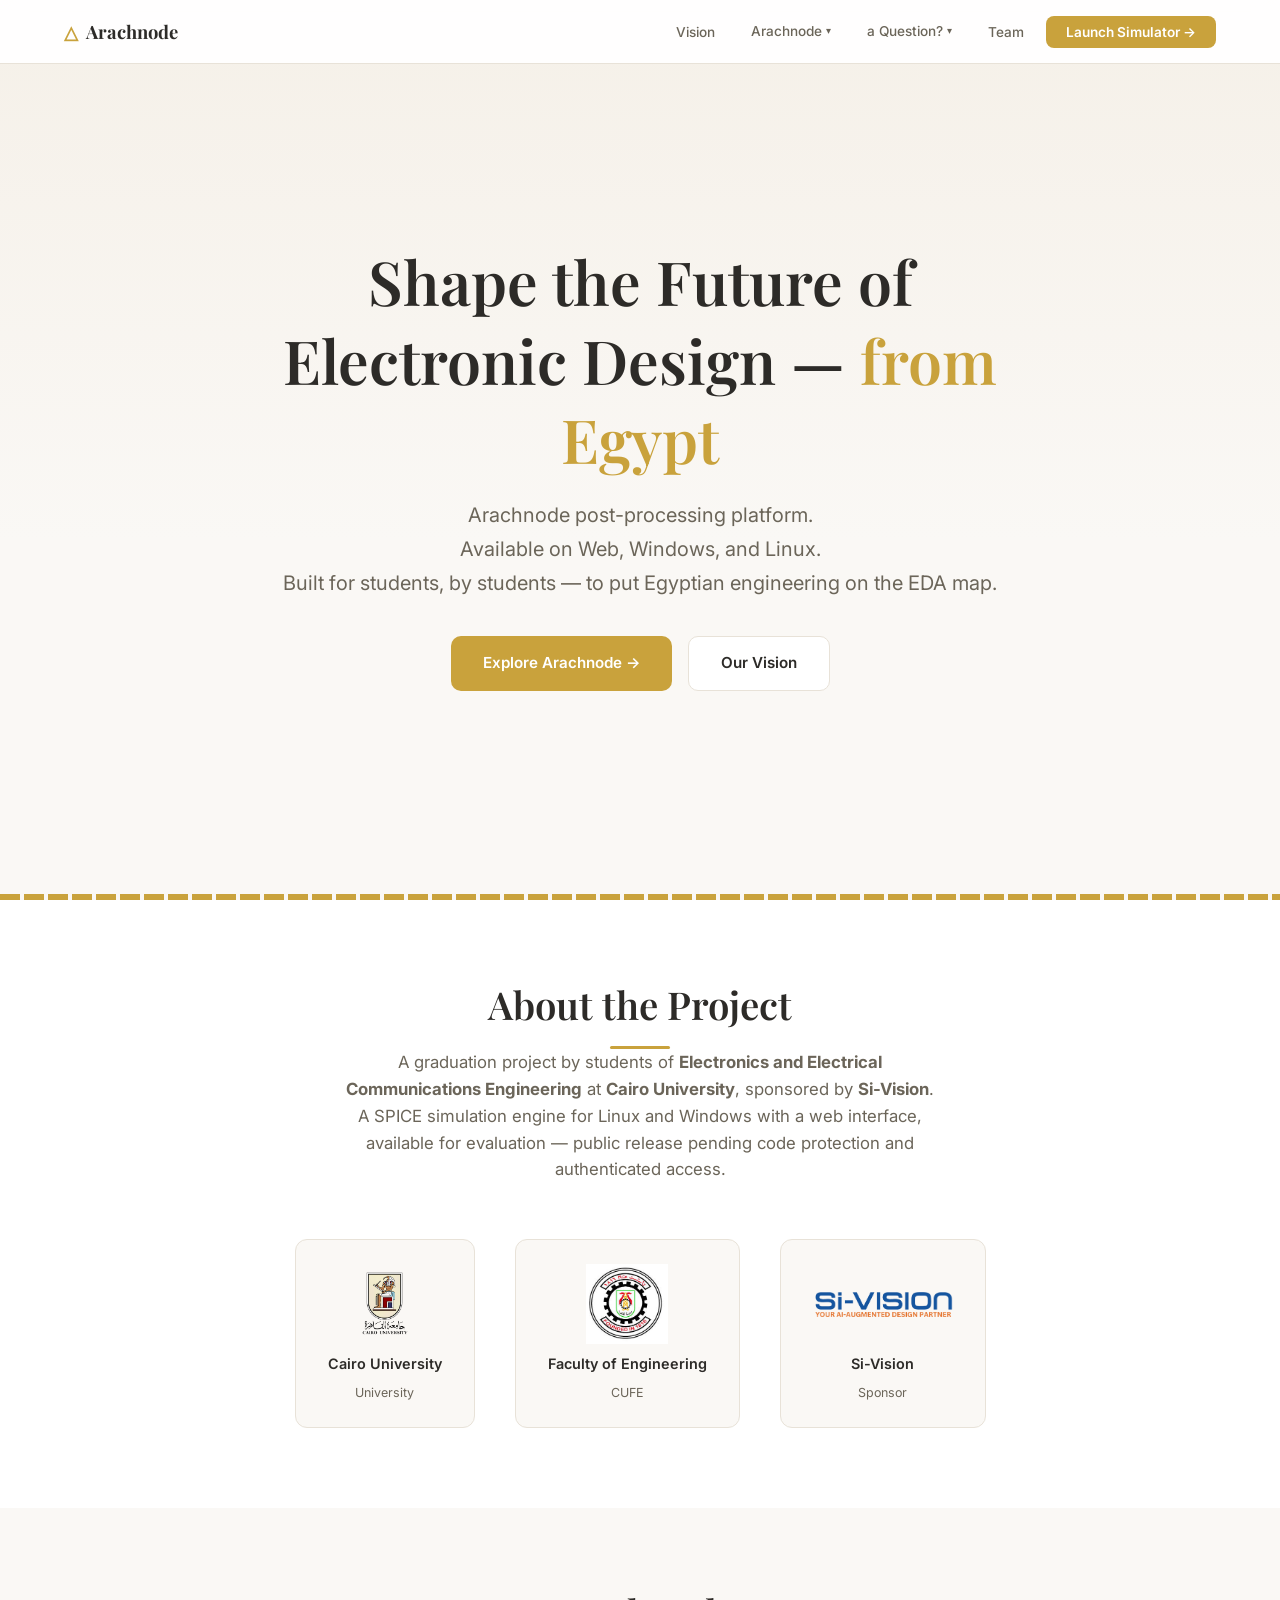
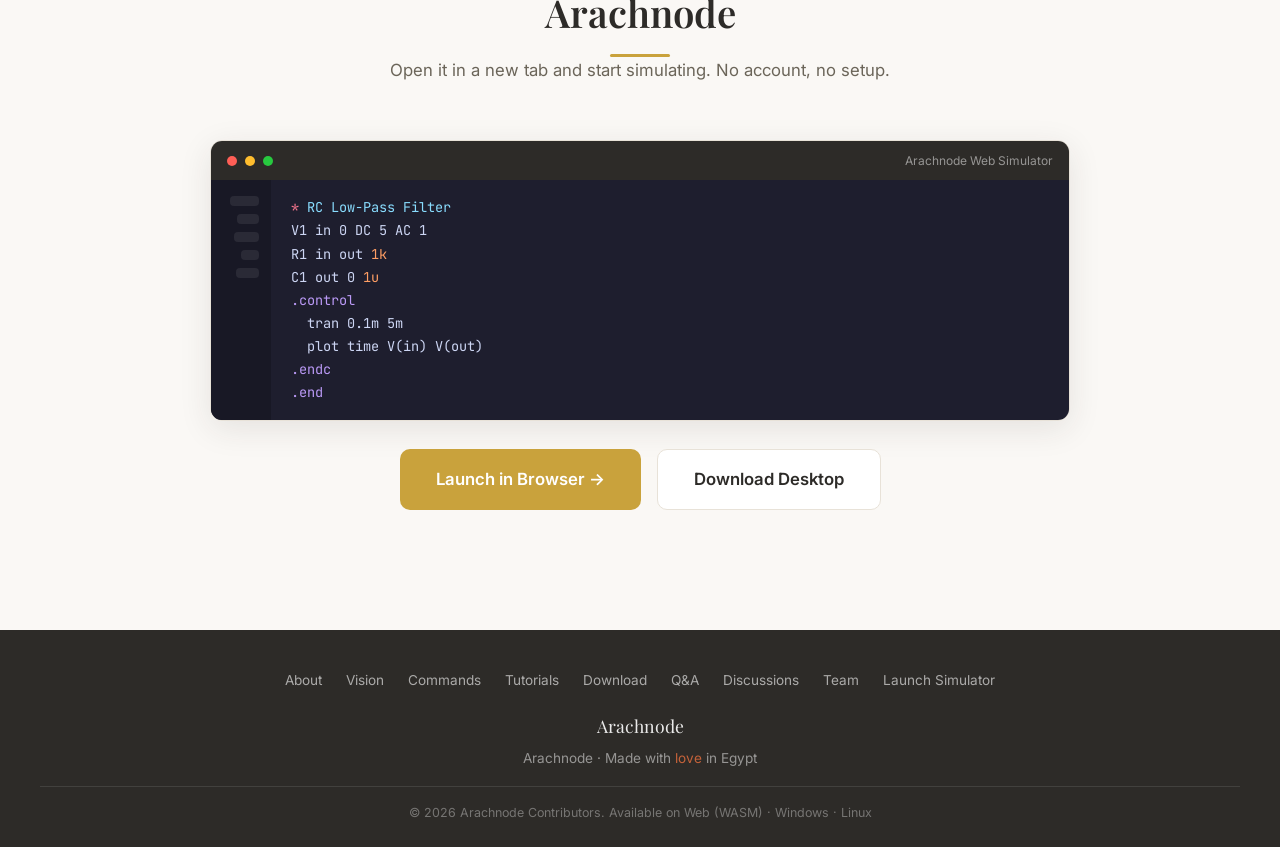
<file: index.html>
﻿<!DOCTYPE html>
<html lang="en">
<head>  
<meta charset="UTF-8">  
<meta name="viewport" content="width=device-width, initial-scale=1.0">  
<meta http-equiv="Cache-Control" content="no-cache, no-store, must-revalidate">  
<meta http-equiv="Pragma" content="no-cache">  
<meta http-equiv="Expires" content="0">  
<title>Arachnode &mdash; EDA for Egypt
</title>  
<meta name="description" content="An Arachnode circuit simulation and post-processing platform. Built for Egyptian students, by students &mdash; advancing Electronic Design Automation.">  
<link rel="preconnect" href="https://fonts.googleapis.com">  
<link href="https://fonts.googleapis.com/css2?family=Playfair+Display:ital,wght@0,500;0,600;0,700;1,500&family=Inter:wght@400;500;600;700&family=JetBrains+Mono:wght@400;500&display=swap" rel="stylesheet">  
<link rel="stylesheet" href="css/style.css?v=6">
</head>
<body>  
<!-- ======== NAVBAR ======== -->  
<nav id="navbar">    
<div class="nav-inner">      
<a href="index.html" class="nav-brand">        
<span class="brand-accent">&#x25B3;
</span>        Arachnode      
</a>      
<ul class="nav-links" id="navLinks">        
<li>
<a href="vision/index.html">Vision
</a>
</li>        
<li class="nav-dropdown">          
<a href="#" class="nav-dropdown-trigger">Arachnode 
<span class="arrow">&#x25BE;
</span>
</a>          
<ul class="nav-dropdown-menu">            
<li>
<a href="about/index.html">About
</a>
</li>            
<li>
<a href="search/index.html">Commands
</a>
</li>            
<li>
<a href="tutorials/index.html">Tutorials
</a>
</li>            
<li>
<a href="download/index.html">Download
</a>
</li>          
</ul>        
</li>        
<li class="nav-dropdown">          
<a href="#" class="nav-dropdown-trigger">a Question? 
<span class="arrow">&#x25BE;
</span>
</a>          
<ul class="nav-dropdown-menu">            
<li>
<a href="qa/index.html">Q&amp;A
</a>
</li>            
<li>
<a href="community/index.html">Discussions
</a>
</li>          
</ul>        
</li>        
<li>
<a href="team/index.html">Team
</a>
</li>        
<li>
<a href="simulator/index.html" target="_blank" class="nav-cta">Launch Simulator &rarr;
</a>
</li>      
</ul>      
<button class="mobile-toggle" id="mobileToggle" aria-label="Menu">        
<svg width="24" height="24" viewBox="0 0 24 24" fill="none" stroke="currentColor" stroke-width="2">          
<path d="M3 12h18M3 6h18M3 18h18"/>        
</svg>      
</button>    
</div>  
</nav>  
<!-- ======== HERO ======== -->  
<section id="hero">    
<div class="hero-content">      
<h1>        Shape the Future of
<br>        Electronic Design &mdash; 
<span class="highlight">from Egypt
</span>      
</h1>      
<p class="hero-subtitle">        Arachnode post-processing platform.
<br>        Available on Web, Windows, and Linux.
<br>        Built for students, by students &mdash; to put Egyptian engineering on the EDA map.      
</p>      
<div class="hero-actions">        
<a href="#arachnode" class="btn btn-primary">Explore Arachnode &rarr;
</a>        
<a href="vision/index.html" class="btn btn-secondary">Our Vision
</a>      
</div>    
</div>  
</section>  
<!-- ======== ABOUT THE PROJECT ======== -->  
<section id="about-project" class="section">    
<div class="section-header">      
<h2>About the Project
</h2>      
<div class="section-divider">
</div>      
<p>A graduation project by students of <strong>Electronics and Electrical Communications Engineering</strong> at <strong>Cairo University</strong>, sponsored by <strong>Si-Vision</strong>. A SPICE simulation engine for Linux and Windows with a web interface, available for evaluation &mdash; public release pending code protection and authenticated access.
</p>    
</div>    
<div class="project-logos">      
<a href="https://cu.edu.eg/Home" target="_blank" class="project-logo">        
<img src="images/Cairo_University_new_logo.png" alt="Cairo University">        
<span class="logo-name">Cairo University
</span>        
<span class="logo-sub">University
</span>      
</a>      
<a href="https://eng.cu.edu.eg/en/" target="_blank" class="project-logo">        
<img src="images/CUFE.jfif" alt="Faculty of Engineering, Cairo University">        
<span class="logo-name">Faculty of Engineering
</span>        
<span class="logo-sub">CUFE
</span>      
</a>      
<a href="https://si-vision.com/" target="_blank" class="project-logo">        
<img src="images/si-vision.png" alt="Si-Vision">        
<span class="logo-name">Si-Vision
</span>        
<span class="logo-sub">Sponsor
</span>      
</a>    
</div>  
</section>  
<!-- ======== ARACHNODE SECTION ======== -->  
<section id="arachnode" class="section">    
<div class="section-header">      
<h2>Arachnode
</h2>      
<div class="section-divider">
</div>      
<p>Open it in a new tab and start simulating. No account, no setup.
</p>    
</div>    
<div class="tool-showcase">      
<div class="tool-mockup">        
<div class="mockup-header">          
<span class="mockup-dot">
</span>          
<span class="mockup-dot">
</span>          
<span class="mockup-dot">
</span>          
<span class="mockup-title">Arachnode Web Simulator
</span>        
</div>        
<div class="mockup-body">          
<div class="mockup-sidebar">            
<div class="mockup-line" style="width:80%">
</div>            
<div class="mockup-line" style="width:60%">
</div>            
<div class="mockup-line" style="width:70%">
</div>            
<div class="mockup-line" style="width:50%">
</div>            
<div class="mockup-line" style="width:65%">
</div>          
</div>          
<div class="mockup-main">            
<div class="mockup-code">              
<span style="color:#f7768e">*
</span> 
<span style="color:#89ddff">RC Low-Pass Filter
</span>
<br>              V1 in 0 DC 5 AC 1
<br>              R1 in out 
<span style="color:#ff9e64">1k
</span>
<br>              C1 out 0 
<span style="color:#ff9e64">1u
</span>
<br>              
<span style="color:#bb9af7">.control
</span>
<br>              &nbsp;&nbsp;tran 0.1m 5m
<br>              &nbsp;&nbsp;plot time V(in) V(out)
<br>              
<span style="color:#bb9af7">.endc
</span>
<br>              
<span style="color:#bb9af7">.end
</span>            
</div>          
</div>        
</div>      
</div>      
<div class="tool-launch-row">        
<a href="simulator/index.html" target="_blank" class="btn btn-primary btn-lg">Launch in Browser &rarr;
</a>        
<a href="download/index.html" target="_blank" class="btn btn-secondary btn-lg">Download Desktop
</a>      
</div>    
</div>  
</section>  

<!-- ======== FOOTER ======== -->  
<footer id="footer">    
<div class="footer-inner">      
<div class="footer-links">        
<a href="about/index.html" target="_blank">About
</a>        
<a href="vision/index.html" target="_blank">Vision
</a>        
<a href="search/index.html" target="_blank">Commands
</a>        
<a href="tutorials/index.html" target="_blank">Tutorials
</a>        
<a href="download/index.html" target="_blank">Download
</a>        
<a href="qa/index.html" target="_blank">Q&amp;A
</a>        
<a href="community/index.html" target="_blank">Discussions
</a>        
<a href="team/index.html" target="_blank">Team
</a>        
<a href="simulator/index.html" target="_blank">Launch Simulator
</a>      
</div>      
<div class="footer-brand">Arachnode
</div>      
<div class="footer-tagline">        Arachnode &middot; Made with 
<span class="heart">love
</span> in Egypt      
</div>      
<div class="footer-copy">        &copy; 2026 Arachnode Contributors. Available on Web (WASM) &middot; Windows &middot; Linux      
</div>    
</div>  
</footer>  
<script src="js/main.js?v=5">
</script>
</body>
</html>
</file>
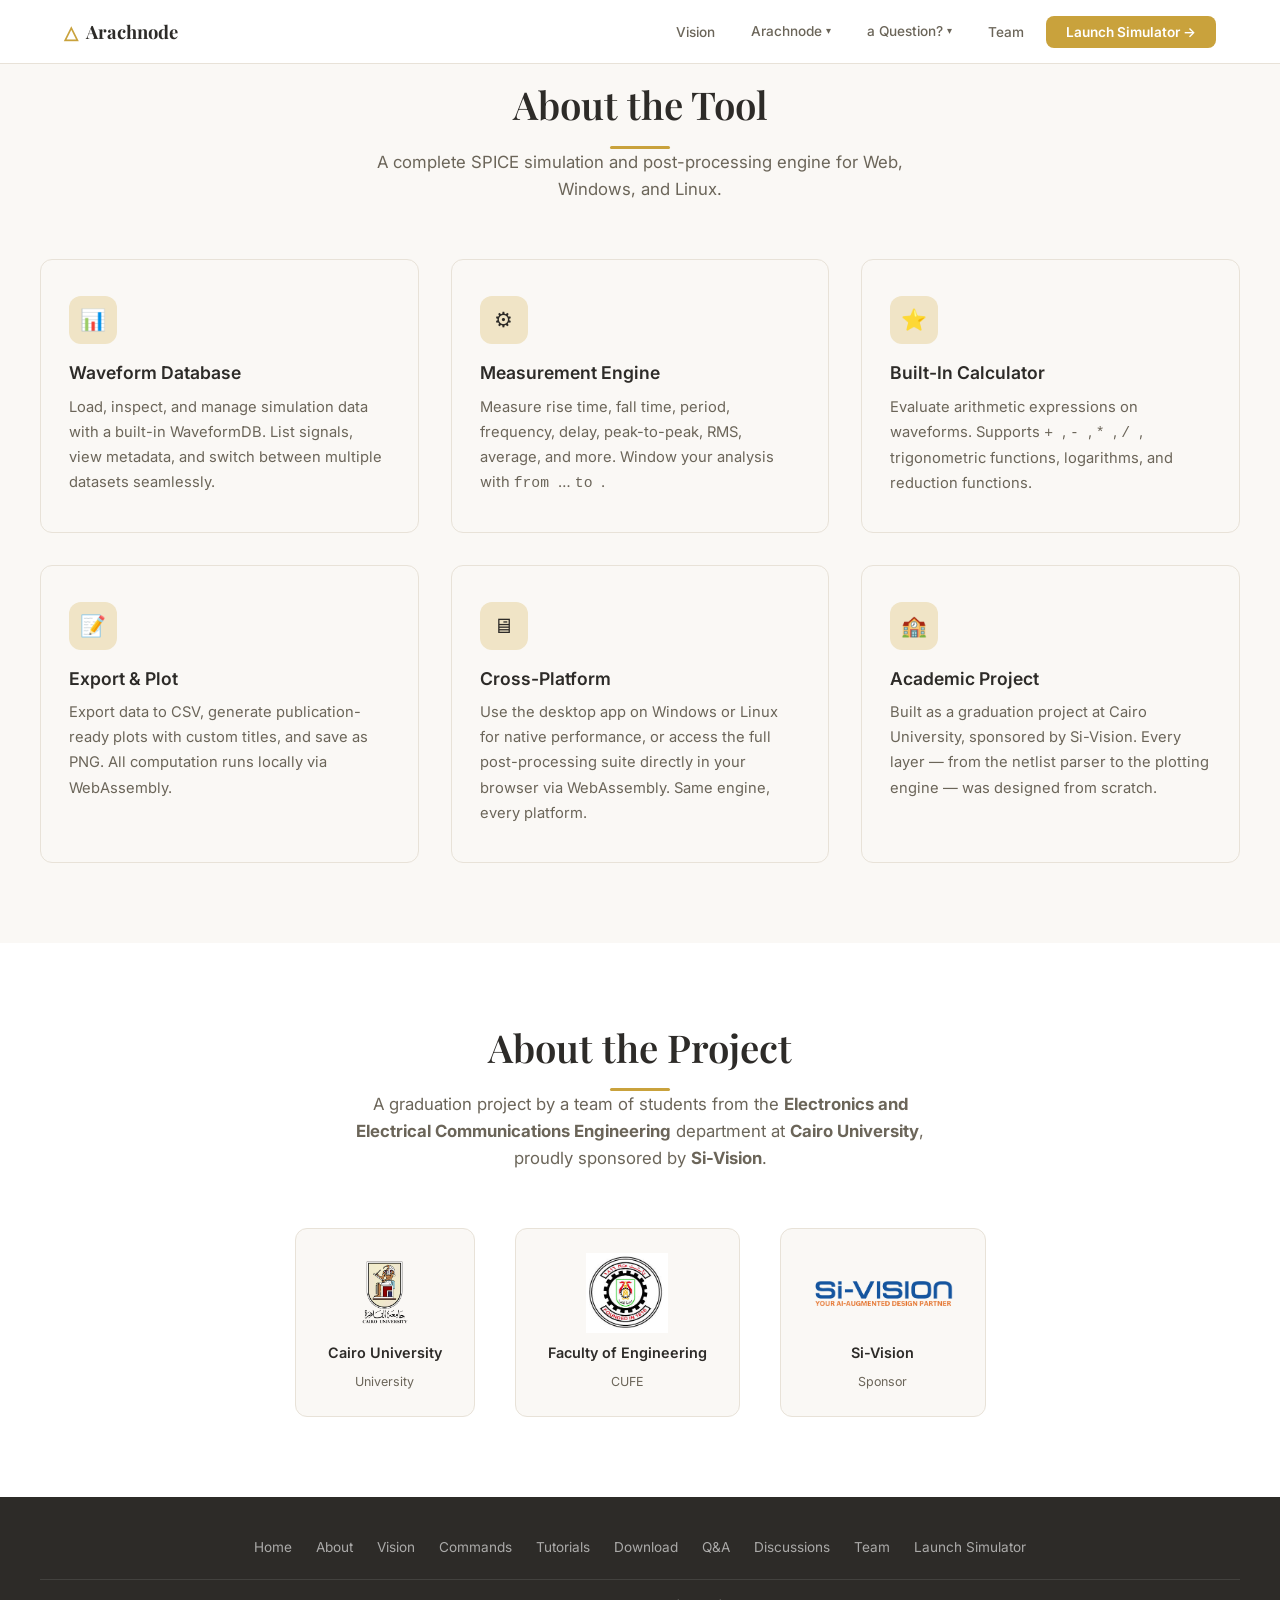
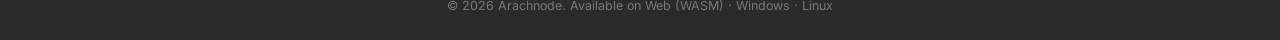
<file: about/index.html>
﻿<!DOCTYPE html>
<html lang="en">
<head>  
<meta charset="UTF-8">  
<meta name="viewport" content="width=device-width, initial-scale=1.0">  
<meta http-equiv="Cache-Control" content="no-cache, no-store, must-revalidate">  
<title>About &mdash; Arachnode
</title>  
<meta name="description" content="About Arachnode &mdash; a cross-platform, Arachnode tool for circuit simulation and analysis.">  
<link rel="preconnect" href="https://fonts.googleapis.com">  
<link href="https://fonts.googleapis.com/css2?family=Playfair+Display:wght@500;600;700&family=Inter:wght@400;500;600;700&family=JetBrains+Mono:wght@400;500&display=swap" rel="stylesheet">  
<link rel="stylesheet" href="../css/style.css?v=6">
</head>
<body>  
<nav id="navbar">    
<div class="nav-inner">      
<a href="../index.html" class="nav-brand">        
<span class="brand-accent">&#x25B3;
</span>        Arachnode      
</a>      
<ul class="nav-links" id="navLinks">        
<li>
<a href="../vision/index.html">Vision
</a>
</li>        
<li class="nav-dropdown">          
<a href="#" class="nav-dropdown-trigger">Arachnode 
<span class="arrow">&#x25BE;
</span>
</a>          
<ul class="nav-dropdown-menu">            
<li>
<a href="../about/index.html" class="active">About
</a>
</li>            
<li>
<a href="../search/index.html">Commands
</a>
</li>            
<li>
<a href="../tutorials/index.html">Tutorials
</a>
</li>            
<li>
<a href="../download/index.html">Download
</a>
</li>          
</ul>        
</li>        
<li class="nav-dropdown">          
<a href="#" class="nav-dropdown-trigger">a Question? 
<span class="arrow">&#x25BE;
</span>
</a>          
<ul class="nav-dropdown-menu">            
<li>
<a href="../qa/index.html">Q&amp;A
</a>
</li>            
<li>
<a href="../community/index.html">Discussions
</a>
</li>          
</ul>        
</li>        
<li>
<a href="../team/index.html">Team
</a>
</li>        
<li>
<a href="../simulator/index.html" target="_blank" class="nav-cta">Launch Simulator &rarr;
</a>
</li>      
</ul>      
<button class="mobile-toggle" id="mobileToggle" aria-label="Menu">        
<svg width="24" height="24" viewBox="0 0 24 24" fill="none" stroke="currentColor" stroke-width="2">          
<path d="M3 12h18M3 6h18M3 18h18"/>        
</svg>      
</button>    
</div>  
</nav>  
<main>    
<section class="section">      
<div class="section-header">        
<h2>About the Tool
</h2>        
<div class="section-divider">
</div>        
<p>A complete SPICE simulation and post-processing engine for Web, Windows, and Linux.
</p>      
</div>      
<div class="about-grid">        
<div class="about-card">          
<div class="icon">&#x1F4CA;
</div>          
<h3>Waveform Database
</h3>          
<p>Load, inspect, and manage simulation data with a built-in WaveformDB. List signals, view metadata, and switch between multiple datasets seamlessly.
</p>        
</div>        
<div class="about-card">          
<div class="icon">&#x2699;
</div>          
<h3>Measurement Engine
</h3>          
<p>Measure rise time, fall time, period, frequency, delay, peak-to-peak, RMS, average, and more. Window your analysis with 
<code>from
</code> &hellip; 
<code>to
</code>.
</p>        
</div>        
<div class="about-card">          
<div class="icon">&#x2B50;
</div>          
<h3>Built-In Calculator
</h3>          
<p>Evaluate arithmetic expressions on waveforms. Supports 
<code>+
</code>, 
<code>-
</code>, 
<code>*
</code>, 
<code>/
</code>, trigonometric functions, logarithms, and reduction functions.
</p>        
</div>        
<div class="about-card">          
<div class="icon">&#x1F4DD;
</div>          
<h3>Export &amp; Plot
</h3>          
<p>Export data to CSV, generate publication-ready plots with custom titles, and save as PNG. All computation runs locally via WebAssembly.
</p>        
</div>        
<div class="about-card">          
<div class="icon">&#x1F5A5;
</div>          
<h3>Cross-Platform
</h3>          
<p>Use the desktop app on Windows or Linux for native performance, or access the full post-processing suite directly in your browser via WebAssembly. Same engine, every platform.
</p>        
</div>        
<div class="about-card">          
<div class="icon">&#x1F3EB;
</div>          
<h3>Academic Project
</h3>          
<p>Built as a graduation project at Cairo University, sponsored by Si-Vision. Every layer &mdash; from the netlist parser to the plotting engine &mdash; was designed from scratch.
</p>        
</div>      
</div>    
</section>  
<!-- ======== ABOUT THE PROJECT ======== -->  
<section id="about-project" class="section">    
<div class="section-header">      
<h2>About the Project
</h2>      
<div class="section-divider">
</div>      
<p>A graduation project by a team of students from the <strong>Electronics and Electrical Communications Engineering</strong> department at <strong>Cairo University</strong>, proudly sponsored by <strong>Si-Vision</strong>.
</p>    
</div>    
<div class="project-logos">      
<a href="https://cu.edu.eg/Home" target="_blank" class="project-logo">        
<img src="../images/Cairo_University_new_logo.png" alt="Cairo University">        
<span class="logo-name">Cairo University
</span>        
<span class="logo-sub">University
</span>      
</a>      
<a href="https://eng.cu.edu.eg/en/" target="_blank" class="project-logo">        
<img src="../images/CUFE.jfif" alt="Faculty of Engineering, Cairo University">        
<span class="logo-name">Faculty of Engineering
</span>        
<span class="logo-sub">CUFE
</span>      
</a>      
<a href="https://si-vision.com/" target="_blank" class="project-logo">        
<img src="../images/si-vision.png" alt="Si-Vision">        
<span class="logo-name">Si-Vision
</span>        
<span class="logo-sub">Sponsor
</span>      
</a>    
</div>  
</section>  
</main>  
<footer id="footer">    
<div class="footer-inner">      
<div class="footer-links">        
<a href="../index.html">Home
</a>        
<a href="../about/index.html">About
</a>        
<a href="../vision/index.html">Vision
</a>        
<a href="../search/index.html">Commands
</a>        
<a href="../tutorials/index.html">Tutorials
</a>        
<a href="../download/index.html">Download
</a>        
<a href="../qa/index.html">Q&amp;A
</a>        
<a href="../community/index.html">Discussions
</a>        
<a href="../team/index.html">Team
</a>        
<a href="../simulator/index.html" target="_blank">Launch Simulator
</a>      
</div>      
<div class="footer-copy">        &copy; 2026 Arachnode. Available on Web (WASM) &middot; Windows &middot; Linux      
</div>    
</div>  
</footer>  
<script src="../js/main.js?v=5">
</script>
</body>
</html>
</file>
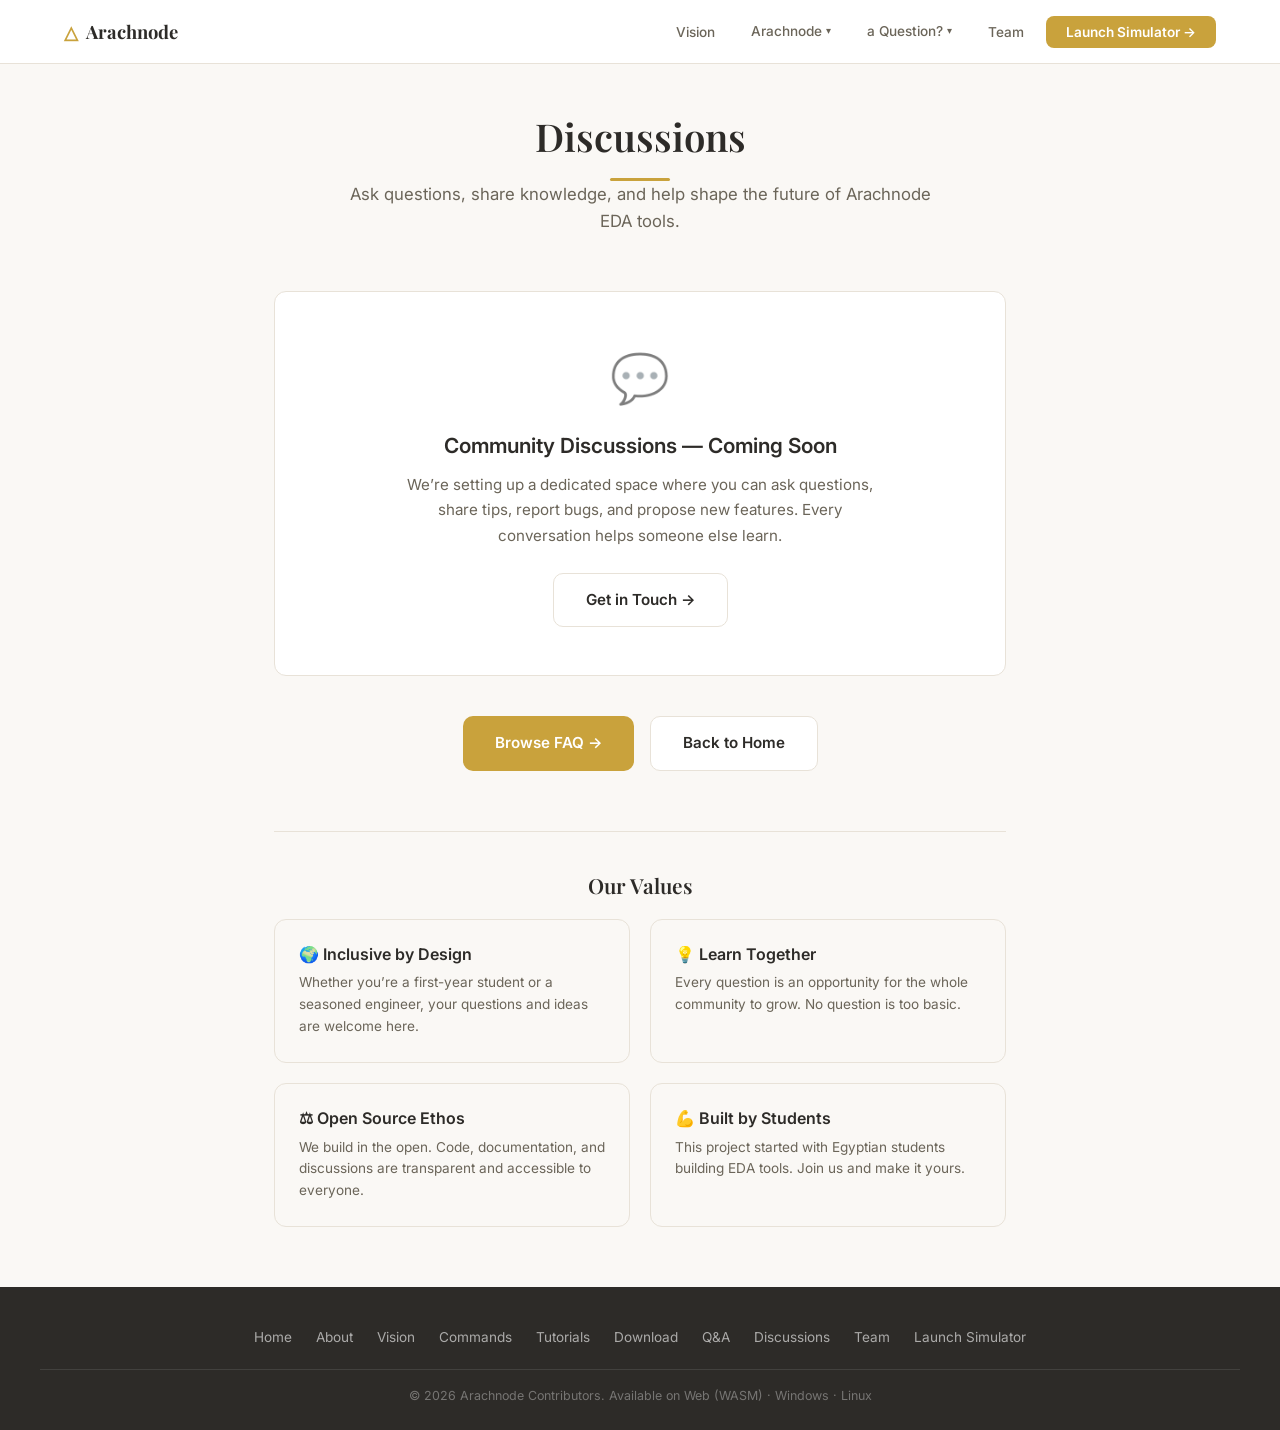
<file: community/index.html>
﻿<!DOCTYPE html>
<html lang="en">
<head>  
<meta charset="UTF-8">  
<meta name="viewport" content="width=device-width, initial-scale=1.0">  
<meta http-equiv="Cache-Control" content="no-cache, no-store, must-revalidate">  
<title>Discussions &mdash; Arachnode
</title>  
<meta name="description" content="Join the Arachnode community. Ask questions, share knowledge, and help shape the future of EDA tools.">  
<link rel="preconnect" href="https://fonts.googleapis.com">  
<link href="https://fonts.googleapis.com/css2?family=Playfair+Display:wght@500;600;700&family=Inter:wght@400;500;600;700&family=JetBrains+Mono:wght@400;500&display=swap" rel="stylesheet">  
<link rel="stylesheet" href="../css/style.css?v=6">  
<style>    .community-main {      padding: calc(var(--nav-height) + 48px) 24px 60px;      max-width: 780px;      margin: 0 auto;    }    .community-card {      background: var(--surface);      border: 1px solid var(--border);      border-radius: var(--radius);      padding: 48px 32px;      text-align: center;      margin-top: 40px;    }    .community-card .icon {      font-size: 3rem;      margin-bottom: 16px;      opacity: 0.5;    }    .community-card h3 {      font-family: 'Inter', sans-serif;      font-size: 1.3rem;      font-weight: 600;      margin-bottom: 12px;    }    .community-card p {      color: var(--text-muted);      font-size: 0.95rem;      line-height: 1.7;      max-width: 500px;      margin: 0 auto 24px;    }    .community-links {      display: flex;      gap: 16px;      justify-content: center;      flex-wrap: wrap;      margin-top: 40px;    }    .community-section {      margin-top: 60px;      padding-top: 40px;      border-top: 1px solid var(--border);    }    .community-section h3 {      font-family: 'Playfair Display', serif;      font-size: 1.3rem;      margin-bottom: 20px;      text-align: center;    }    .community-values {      display: grid;      grid-template-columns: 1fr 1fr;      gap: 20px;    }    .value-card {      padding: 24px;      border: 1px solid var(--border);      border-radius: var(--radius);      background: var(--bg);    }    .value-card h4 {      font-family: 'Inter', sans-serif;      font-size: 1rem;      font-weight: 600;      margin-bottom: 8px;    }    .value-card p {      color: var(--text-muted);      font-size: 0.85rem;      line-height: 1.6;    }    @media (max-width: 640px) {      .community-values {        grid-template-columns: 1fr;      }    }  
</style>
</head>
<body>  
<nav id="navbar">    
<div class="nav-inner">      
<a href="../index.html" class="nav-brand">        
<span class="brand-accent">&#x25B3;
</span>        Arachnode      
</a>      
<ul class="nav-links" id="navLinks">        
<li>
<a href="../vision/index.html">Vision
</a>
</li>        
<li class="nav-dropdown">          
<a href="#" class="nav-dropdown-trigger">Arachnode 
<span class="arrow">&#x25BE;
</span>
</a>          
<ul class="nav-dropdown-menu">            
<li>
<a href="../about/index.html">About
</a>
</li>            
<li>
<a href="../search/index.html">Commands
</a>
</li>            
<li>
<a href="../tutorials/index.html">Tutorials
</a>
</li>            
<li>
<a href="../download/index.html">Download
</a>
</li>          
</ul>        
</li>        
<li class="nav-dropdown">          
<a href="#" class="nav-dropdown-trigger">a Question? 
<span class="arrow">&#x25BE;
</span>
</a>          
<ul class="nav-dropdown-menu">            
<li>
<a href="../qa/index.html">Q&amp;A
</a>
</li>            
<li>
<a href="../community/index.html" class="active">Discussions
</a>
</li>          
</ul>        
</li>        
<li>
<a href="../team/index.html">Team
</a>
</li>        
<li>
<a href="../simulator/index.html" target="_blank" class="nav-cta">Launch Simulator &rarr;
</a>
</li>      
</ul>      
<button class="mobile-toggle" id="mobileToggle" aria-label="Menu">        
<svg width="24" height="24" viewBox="0 0 24 24" fill="none" stroke="currentColor" stroke-width="2">          
<path d="M3 12h18M3 6h18M3 18h18"/>        
</svg>      
</button>    
</div>  
</nav>  
<main class="community-main">    
<div class="section-header">      
<h2>Discussions
</h2>      
<div class="section-divider">
</div>      
<p>Ask questions, share knowledge, and help shape the future of Arachnode EDA tools.
</p>    
</div>    
<div class="community-card">      
<div class="icon">&#x1F4AC;
</div>      
<h3>Community Discussions &mdash; Coming Soon
</h3>      
<p>        We&#x2019;re setting up a dedicated space where you can ask questions, share tips, report bugs, and propose new features. Every conversation helps someone else learn.      
</p>      
<a href="mailto:spice-suite@example.com" class="btn btn-secondary">Get in Touch &rarr;
</a>    
</div>    
<div class="community-links">      
<a href="../qa/index.html" class="btn btn-primary">Browse FAQ &rarr;
</a>      
<a href="../index.html" class="btn btn-secondary">Back to Home
</a>    
</div>    
<div class="community-section">      
<h3>Our Values
</h3>      
<div class="community-values">        
<div class="value-card">          
<h4>&#x1F30D; Inclusive by Design
</h4>          
<p>Whether you&#x2019;re a first-year student or a seasoned engineer, your questions and ideas are welcome here.
</p>        
</div>        
<div class="value-card">          
<h4>&#x1F4A1; Learn Together
</h4>          
<p>Every question is an opportunity for the whole community to grow. No question is too basic.
</p>        
</div>        
<div class="value-card">          
<h4>&#x2696; Open Source Ethos
</h4>          
<p>We build in the open. Code, documentation, and discussions are transparent and accessible to everyone.
</p>        
</div>        
<div class="value-card">          
<h4>&#x1F4AA; Built by Students
</h4>          
<p>This project started with Egyptian students building EDA tools. Join us and make it yours.
</p>        
</div>      
</div>    
</div>  
</main>  
<footer id="footer">    
<div class="footer-inner">      
<div class="footer-links">        
<a href="../index.html">Home
</a>        
<a href="../about/index.html">About
</a>        
<a href="../vision/index.html">Vision
</a>        
<a href="../search/index.html">Commands
</a>        
<a href="../tutorials/index.html">Tutorials
</a>        
<a href="../download/index.html">Download
</a>        
<a href="../qa/index.html">Q&amp;A
</a>        
<a href="../community/index.html">Discussions
</a>        
<a href="../team/index.html">Team
</a>        
<a href="../simulator/index.html" target="_blank">Launch Simulator
</a>      
</div>      
<div class="footer-copy">        &copy; 2026 Arachnode Contributors. Available on Web (WASM) &middot; Windows &middot; Linux      
</div>    
</div>  
</footer>  
<script src="../js/main.js?v=5">
</script>
</body>
</html>
</file>
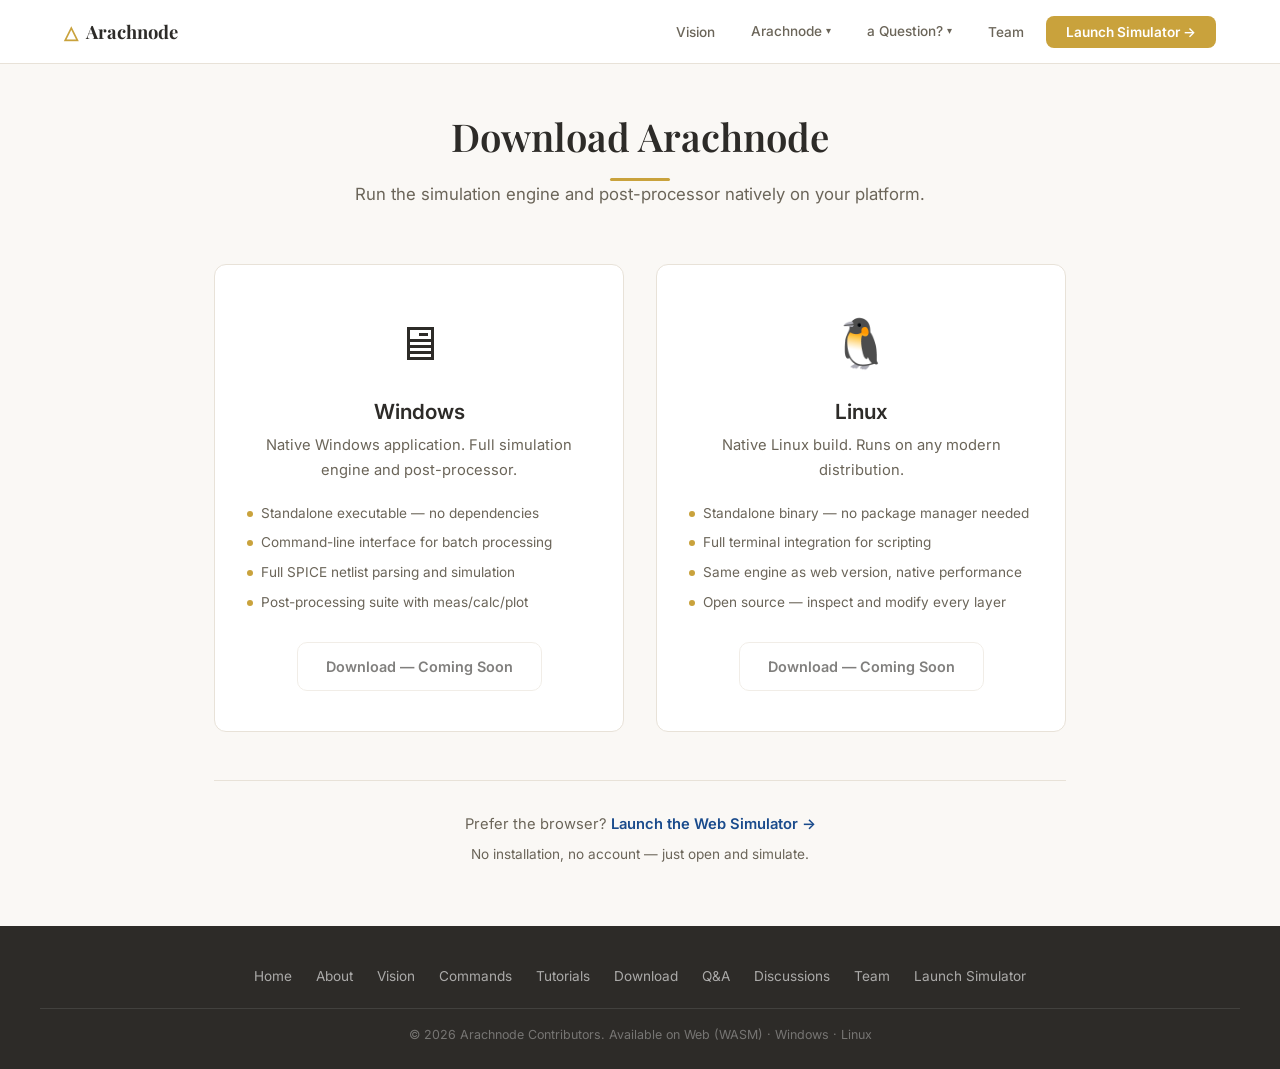
<file: download/index.html>
﻿<!DOCTYPE html>
<html lang="en">
<head>  
<meta charset="UTF-8">  
<meta name="viewport" content="width=device-width, initial-scale=1.0">  
<meta http-equiv="Cache-Control" content="no-cache, no-store, must-revalidate">  
<title>Download &mdash; Arachnode
</title>  
<meta name="description" content="Download Arachnode for Windows and Linux.">  
<link rel="preconnect" href="https://fonts.googleapis.com">  
<link href="https://fonts.googleapis.com/css2?family=Playfair+Display:wght@500;600;700&family=Inter:wght@400;500;600;700&family=JetBrains+Mono:wght@400;500&display=swap" rel="stylesheet">  
<link rel="stylesheet" href="../css/style.css?v=6">  
<style>    .download-main {      padding: calc(var(--nav-height) + 48px) 24px 60px;      max-width: 900px;      margin: 0 auto;    }    .download-grid {      display: grid;      grid-template-columns: 1fr 1fr;      gap: 32px;      margin-top: 40px;    }    .download-card {      background: var(--surface);      border: 1px solid var(--border);      border-radius: var(--radius);      padding: 40px 32px;      text-align: center;      transition: var(--transition);    }    .download-card:hover {      box-shadow: var(--shadow-hover);      border-color: var(--gold);      transform: translateY(-4px);    }    .download-card .dl-icon {      font-size: 3rem;      margin-bottom: 16px;    }    .download-card h3 {      font-family: 'Inter', sans-serif;      font-size: 1.3rem;      font-weight: 600;      margin-bottom: 8px;    }    .download-card .dl-desc {      color: var(--text-muted);      font-size: 0.92rem;      line-height: 1.7;      margin-bottom: 8px;    }    .download-card .dl-features {      text-align: left;      list-style: none;      padding: 0;      margin: 16px 0 24px;    }    .download-card .dl-features li {      font-size: 0.85rem;      color: var(--text-muted);      padding: 4px 0;      display: flex;      align-items: center;      gap: 8px;    }    .download-card .dl-features li::before {      content: '';      width: 6px;      height: 6px;      background: var(--gold);      border-radius: 50%;      flex-shrink: 0;    }    .download-card .btn {      font-size: 0.9rem;      padding: 12px 28px;    }    .download-note {      text-align: center;      margin-top: 48px;      padding-top: 32px;      border-top: 1px solid var(--border);    }    .download-note p {      color: var(--text-muted);      font-size: 0.92rem;    }    .download-note a {      font-weight: 600;    }    @media (max-width: 640px) {      .download-grid {        grid-template-columns: 1fr;      }    }  
</style>
</head>
<body>  
<nav id="navbar">    
<div class="nav-inner">      
<a href="../index.html" class="nav-brand">        
<span class="brand-accent">&#x25B3;
</span>        Arachnode      
</a>      
<ul class="nav-links" id="navLinks">        
<li>
<a href="../vision/index.html">Vision
</a>
</li>        
<li class="nav-dropdown">          
<a href="#" class="nav-dropdown-trigger">Arachnode 
<span class="arrow">&#x25BE;
</span>
</a>          
<ul class="nav-dropdown-menu">            
<li>
<a href="../about/index.html">About
</a>
</li>            
<li>
<a href="../search/index.html">Commands
</a>
</li>            
<li>
<a href="../tutorials/index.html">Tutorials
</a>
</li>            
<li>
<a href="../download/index.html" class="active">Download
</a>
</li>          
</ul>        
</li>        
<li class="nav-dropdown">          
<a href="#" class="nav-dropdown-trigger">a Question? 
<span class="arrow">&#x25BE;
</span>
</a>          
<ul class="nav-dropdown-menu">            
<li>
<a href="../qa/index.html">Q&amp;A
</a>
</li>            
<li>
<a href="../community/index.html">Discussions
</a>
</li>          
</ul>        
</li>        
<li>
<a href="../team/index.html">Team
</a>
</li>        
<li>
<a href="../simulator/index.html" target="_blank" class="nav-cta">Launch Simulator &rarr;
</a>
</li>      
</ul>    
</div>  
</nav>  
<main class="download-main">    
<div class="section-header">      
<h2>Download Arachnode
</h2>      
<div class="section-divider">
</div>      
<p>Run the simulation engine and post-processor natively on your platform.
</p>    
</div>    
<div class="download-grid">      
<div class="download-card">        
<div class="dl-icon">&#x1F5A5;</div><h3>Windows</h3><p class="dl-desc">Native Windows application. Full simulation engine and post-processor.</p><ul class="dl-features"><li>Standalone executable &mdash; no dependencies</li><li>Command-line interface for batch processing</li><li>Full SPICE netlist parsing and simulation</li><li>Post-processing suite with meas/calc/plot</li></ul><span class="btn btn-secondary" style="opacity:0.6;cursor:default;">Download &mdash; Coming Soon</span></div>      
<div class="download-card">        
<div class="dl-icon">&#x1F427;</div><h3>Linux</h3><p class="dl-desc">Native Linux build. Runs on any modern distribution.</p><ul class="dl-features"><li>Standalone binary &mdash; no package manager needed</li><li>Full terminal integration for scripting</li><li>Same engine as web version, native performance</li><li>Open source &mdash; inspect and modify every layer</li></ul><span class="btn btn-secondary" style="opacity:0.6;cursor:default;">Download &mdash; Coming Soon</span></div>    
</div>    
<div class="download-note">      
<p>Prefer the browser? 
<a href="../simulator/index.html" target="_blank">Launch the Web Simulator &rarr;
</a>
</p>      
<p style="margin-top:8px;font-size:0.85rem;">No installation, no account &mdash; just open and simulate.
</p>    
</div>  
</main>  
<footer id="footer">    
<div class="footer-inner">      
<div class="footer-links">        
<a href="../index.html">Home
</a>        
<a href="../about/index.html">About
</a>        
<a href="../vision/index.html">Vision
</a>        
<a href="../search/index.html">Commands
</a>        
<a href="../tutorials/index.html">Tutorials
</a>        
<a href="../download/index.html">Download
</a>        
<a href="../qa/index.html">Q&amp;A
</a>        
<a href="../community/index.html">Discussions
</a>        
<a href="../team/index.html">Team
</a>        
<a href="../simulator/index.html" target="_blank">Launch Simulator
</a>      
</div>      
<div class="footer-copy">        &copy; 2026 Arachnode Contributors. Available on Web (WASM) &middot; Windows &middot; Linux      
</div>    
</div>  
</footer>
</body>
</html>
</file>
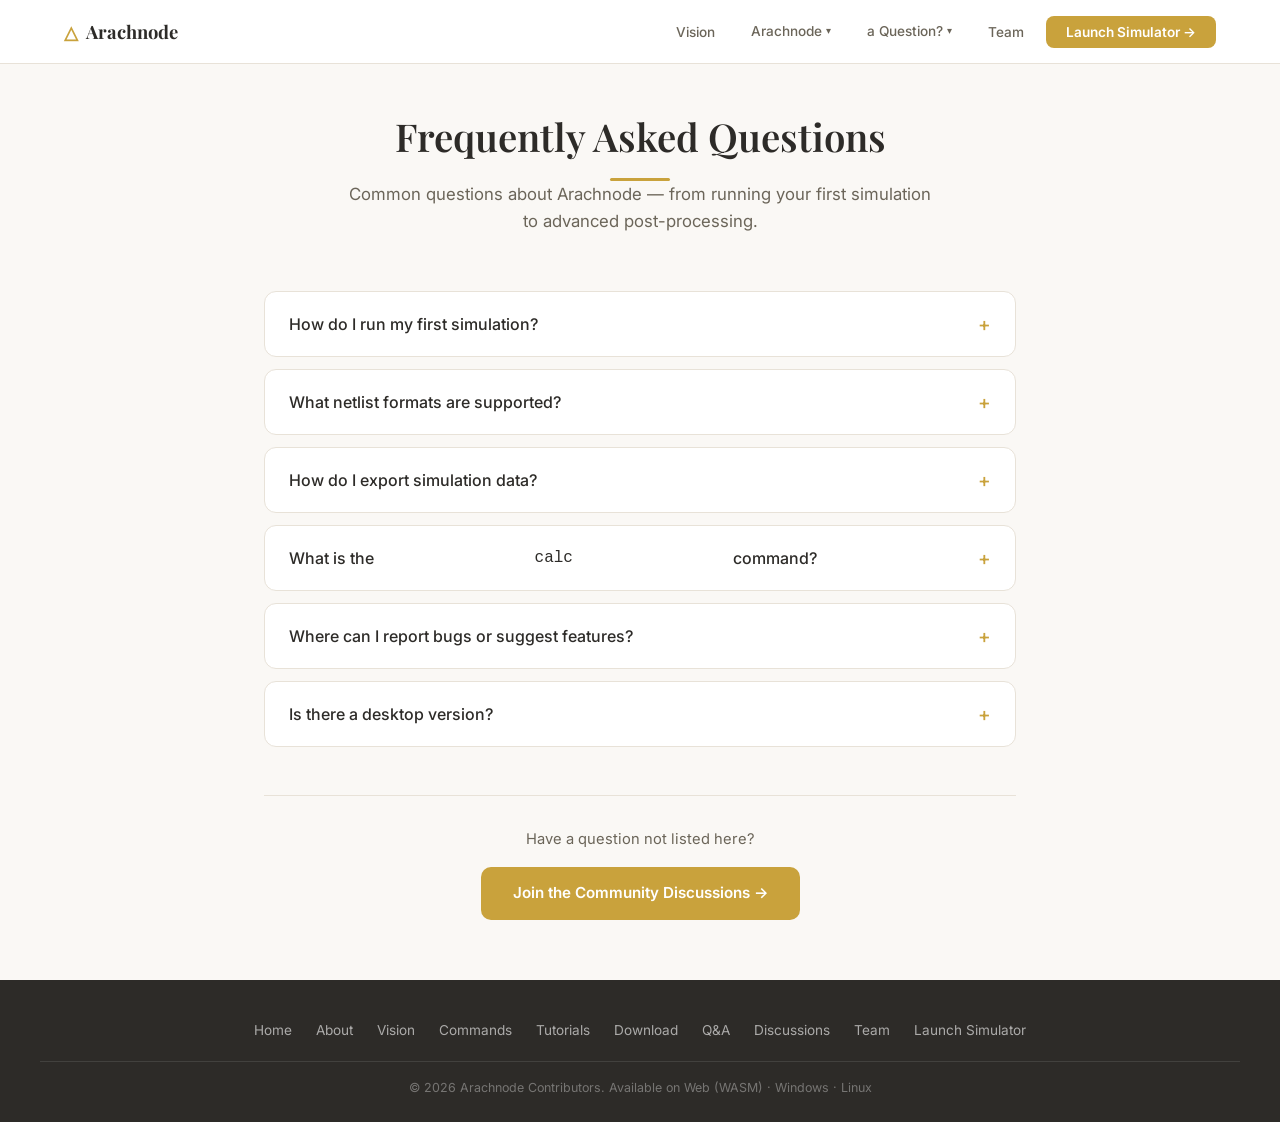
<file: qa/index.html>
﻿<!DOCTYPE html>
<html lang="en">
<head>  
<meta charset="UTF-8">  
<meta name="viewport" content="width=device-width, initial-scale=1.0">  
<meta http-equiv="Cache-Control" content="no-cache, no-store, must-revalidate">  
<title>FAQ &mdash; Arachnode
</title>  
<meta name="description" content="Frequently asked questions about Arachnode &mdash; simulation, post-processing, export, and more.">  
<link rel="preconnect" href="https://fonts.googleapis.com">  
<link href="https://fonts.googleapis.com/css2?family=Playfair+Display:wght@500;600;700&family=Inter:wght@400;500;600;700&family=JetBrains+Mono:wght@400;500&display=swap" rel="stylesheet">  
<link rel="stylesheet" href="../css/style.css?v=6">  
<style>    .qa-page-main {      padding: calc(var(--nav-height) + 48px) 24px 60px;      max-width: 800px;      margin: 0 auto;    }    .faq-list {      display: flex;      flex-direction: column;      gap: 12px;    }    .faq-item {      border: 1px solid var(--border);      border-radius: var(--radius);      overflow: hidden;      background: var(--surface);      transition: var(--transition);    }    .faq-item:hover {      border-color: var(--gold);    }    .faq-question {      width: 100%;      background: none;      border: none;      padding: 20px 24px;      font-family: 'Inter', sans-serif;      font-size: 1rem;      font-weight: 500;      color: var(--text);      cursor: pointer;      display: flex;      align-items: center;      justify-content: space-between;      gap: 12px;      text-align: left;      transition: var(--transition);    }    .faq-question:hover {      color: var(--gold);    }    .faq-question .faq-icon {      font-size: 1.2rem;      color: var(--gold);      flex-shrink: 0;      transition: transform 0.25s ease;    }    .faq-item.open .faq-question .faq-icon {      transform: rotate(45deg);    }    .faq-answer {      max-height: 0;      overflow: hidden;      transition: max-height 0.3s ease, padding 0.3s ease;      padding: 0 24px;    }    .faq-item.open .faq-answer {      max-height: 300px;      padding: 0 24px 20px;    }    .faq-answer p {      color: var(--text-muted);      font-size: 0.92rem;      line-height: 1.7;    }    .faq-answer code {      font-family: 'JetBrains Mono', monospace;      font-size: 0.85rem;      background: var(--gold-light);      padding: 2px 6px;      border-radius: 4px;    }    .qa-footer-link {      text-align: center;      margin-top: 48px;      padding-top: 32px;      border-top: 1px solid var(--border);    }    .qa-footer-link p {      color: var(--text-muted);      font-size: 0.92rem;      margin-bottom: 16px;    }  
</style>
</head>
<body>  
<nav id="navbar">    
<div class="nav-inner">      
<a href="../index.html" class="nav-brand">        
<span class="brand-accent">&#x25B3;
</span>        Arachnode      
</a>      
<ul class="nav-links" id="navLinks">        
<li>
<a href="../vision/index.html">Vision
</a>
</li>        
<li class="nav-dropdown">          
<a href="#" class="nav-dropdown-trigger">Arachnode 
<span class="arrow">&#x25BE;
</span>
</a>          
<ul class="nav-dropdown-menu">            
<li>
<a href="../about/index.html">About
</a>
</li>            
<li>
<a href="../search/index.html">Commands
</a>
</li>            
<li>
<a href="../tutorials/index.html">Tutorials
</a>
</li>            
<li>
<a href="../download/index.html">Download
</a>
</li>          
</ul>        
</li>        
<li class="nav-dropdown">          
<a href="#" class="nav-dropdown-trigger">a Question? 
<span class="arrow">&#x25BE;
</span>
</a>          
<ul class="nav-dropdown-menu">            
<li>
<a href="../qa/index.html" class="active">Q&amp;A
</a>
</li>            
<li>
<a href="../community/index.html">Discussions
</a>
</li>          
</ul>        
</li>        
<li>
<a href="../team/index.html">Team
</a>
</li>        
<li>
<a href="../simulator/index.html" target="_blank" class="nav-cta">Launch Simulator &rarr;
</a>
</li>      
</ul>      
<button class="mobile-toggle" id="mobileToggle" aria-label="Menu">        
<svg width="24" height="24" viewBox="0 0 24 24" fill="none" stroke="currentColor" stroke-width="2">          
<path d="M3 12h18M3 6h18M3 18h18"/>        
</svg>      
</button>    
</div>  
</nav>  
<main class="qa-page-main">    
<div class="section-header">      
<h2>Frequently Asked Questions
</h2>      
<div class="section-divider">
</div>      
<p>Common questions about Arachnode &mdash; from running your first simulation to advanced post-processing.
</p>    
</div>    
<div class="faq-list" id="faqList">      
<div class="faq-item">        
<button class="faq-question">          How do I run my first simulation?          
<span class="faq-icon">+
</span>        
</button>        
<div class="faq-answer">          
<p>Open the 
<a href="../simulator/index.html" target="_blank">Web Simulator
</a>, and you&#x2019;ll see a default RC low-pass filter netlist already loaded. Click 
<strong>Run Simulation
</strong> to execute it. The console shows output logs, and if a 
<code>plot
</code> command is in the netlist, the Plot tab will display the waveform automatically.
</p>        
</div>      
</div>      
<div class="faq-item">        
<button class="faq-question">          What netlist formats are supported?          
<span class="faq-icon">+
</span>        
</button>        
<div class="faq-answer">          
<p>Arachnode uses standard SPICE netlist syntax. Any netlist that follows the traditional SPICE format (component lines, 
<code>.control
</code>/
<code>.endc
</code> blocks, analysis commands) should work. Examples are provided in the 
<strong>Load Example
</strong> dropdown inside the simulator.
</p>        
</div>      
</div>      
<div class="faq-item">        
<button class="faq-question">          How do I export simulation data?          
<span class="faq-icon">+
</span>        
</button>        
<div class="faq-answer">          
<p>You can use the 
<code>export
</code> command inside your 
<code>.control
</code> block to write data to a CSV file. For example: 
<code>export data.csv V(in) V(out)
</code>. The exported file is available for download in the browser version, or written to disk in the desktop app.
</p>        
</div>      
</div>      
<div class="faq-item">        
<button class="faq-question">          What is the 
<code>calc
</code> command?          
<span class="faq-icon">+
</span>        
</button>        
<div class="faq-answer">          
<p>The 
<code>calc
</code> command lets you evaluate arithmetic expressions on waveforms. You can add, subtract, multiply, and divide signals, apply functions like 
<code>abs()
</code>, 
<code>sqrt()
</code>, 
<code>sin()
</code>, 
<code>log()
</code>, and reduction functions such as 
<code>max()
</code>, 
<code>min()
</code>, 
<code>avg()
</code>, and 
<code>rms()
</code>.
</p>        
</div>      
</div>      
<div class="faq-item">        
<button class="faq-question">          Where can I report bugs or suggest features?          
<span class="faq-icon">+
</span>        
</button>        
<div class="faq-answer">          
<p>We&#x2019;re setting up a dedicated space for community Q&amp;A, bug reports, and feature requests. In the meantime, you can reach out via email at 
<a href="mailto:spice-suite@example.com">spice-suite@example.com
</a> and we&#x2019;ll add your input to the archive.
</p>        
</div>      
</div>      
<div class="faq-item">        
<button class="faq-question">          Is there a desktop version?          
<span class="faq-icon">+
</span>        
</button>        
<div class="faq-answer">          
<p>Yes! Arachnode is available as a native application for both 
<strong>Windows
</strong> and 
<strong>Linux
</strong>. Check the 
<a href="../download/index.html">Download page
</a> for details. Desktop builds are currently in development and will be available soon.
</p>        
</div>      
</div>    
</div>    
<div class="qa-footer-link">      
<p>Have a question not listed here?
</p>      
<a href="../community/index.html" class="btn btn-primary">Join the Community Discussions &rarr;
</a>    
</div>  
</main>  
<footer id="footer">    
<div class="footer-inner">      
<div class="footer-links">        
<a href="../index.html">Home
</a>        
<a href="../about/index.html">About
</a>        
<a href="../vision/index.html">Vision
</a>        
<a href="../search/index.html">Commands
</a>        
<a href="../tutorials/index.html">Tutorials
</a>        
<a href="../download/index.html">Download
</a>        
<a href="../qa/index.html">Q&amp;A
</a>        
<a href="../community/index.html">Discussions
</a>        
<a href="../team/index.html">Team
</a>        
<a href="../simulator/index.html" target="_blank">Launch Simulator
</a>      
</div>      
<div class="footer-copy">        &copy; 2026 Arachnode Contributors. Available on Web (WASM) &middot; Windows &middot; Linux      
</div>    
</div>  
</footer>  
<script src="../js/main.js?v=5">
</script>  
<script>    (function () {      var items = document.querySelectorAll('.faq-item');      items.forEach(function (item) {        var btn = item.querySelector('.faq-question');        btn.addEventListener('click', function () {          var isOpen = item.classList.contains('open');          items.forEach(function (el) { el.classList.remove('open'); });          if (!isOpen) item.classList.add('open');        });      });    })();  
</script>
</body>
</html>
</file>
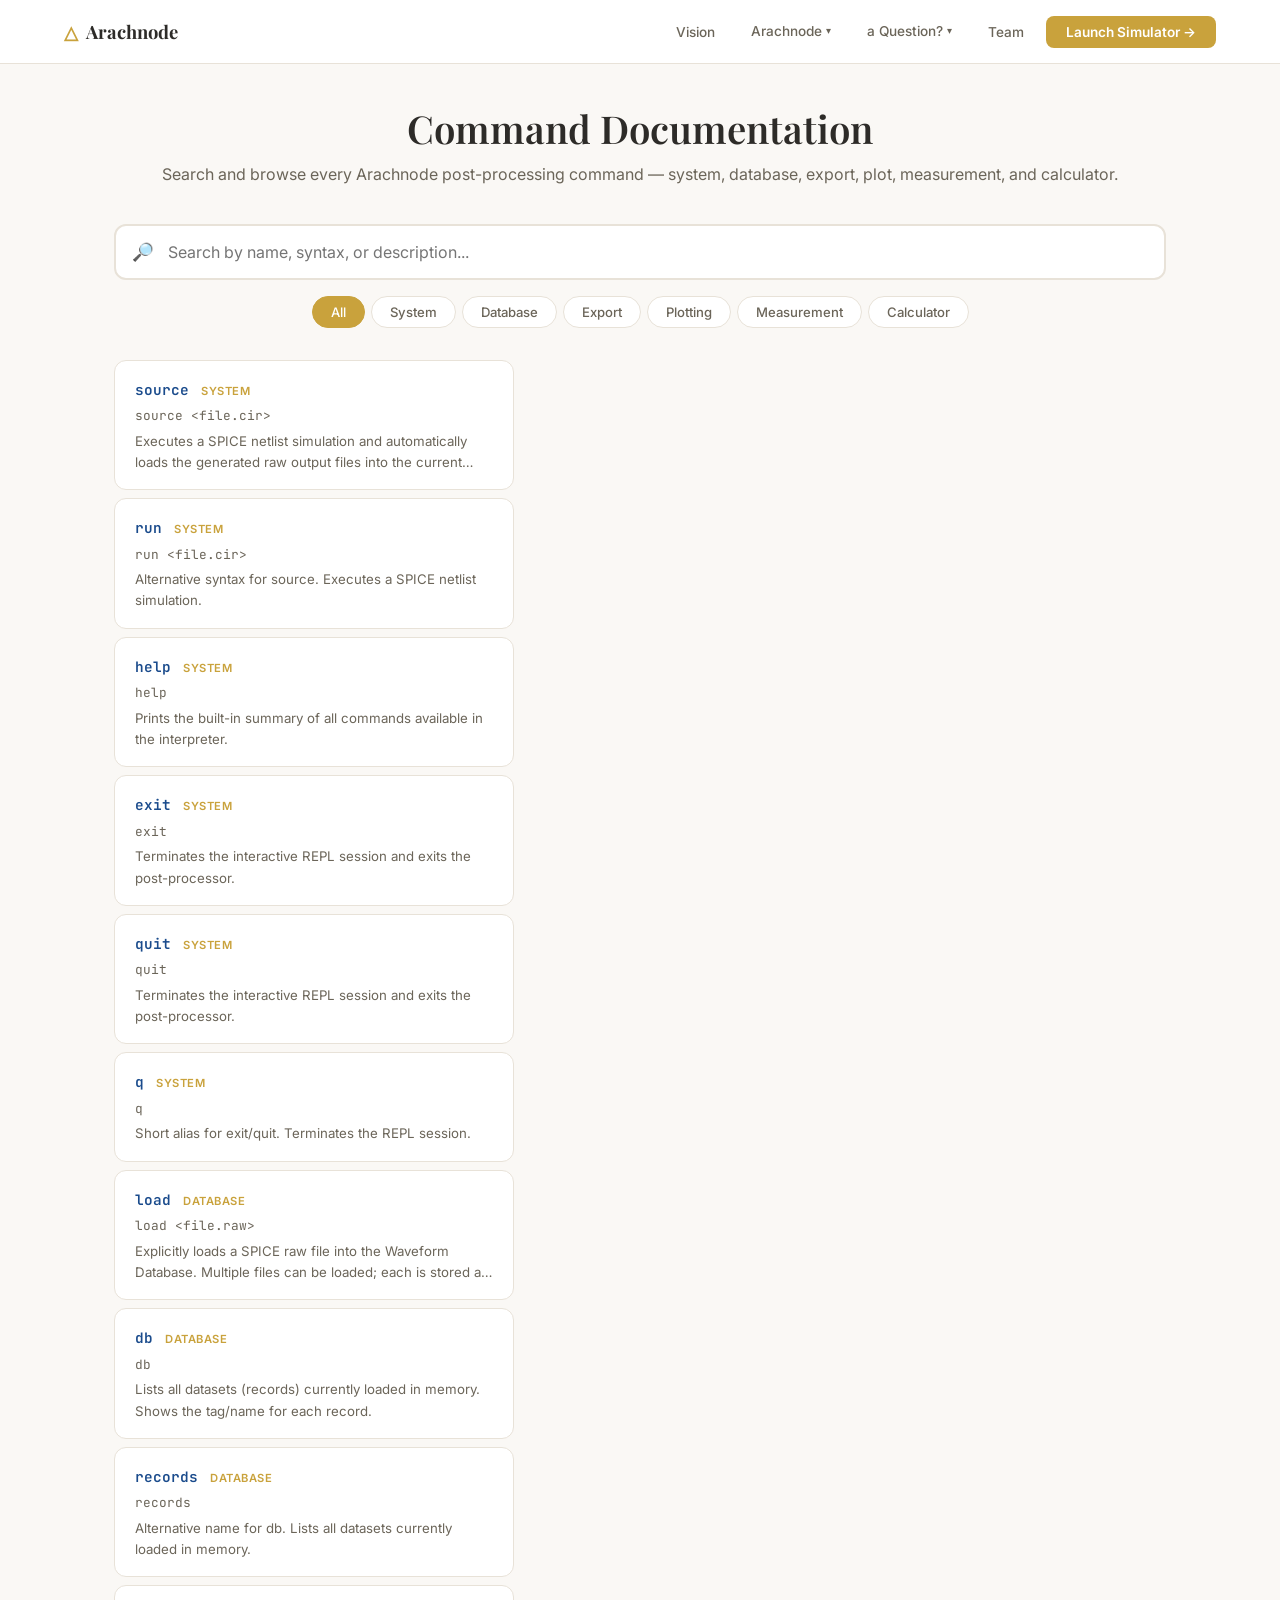
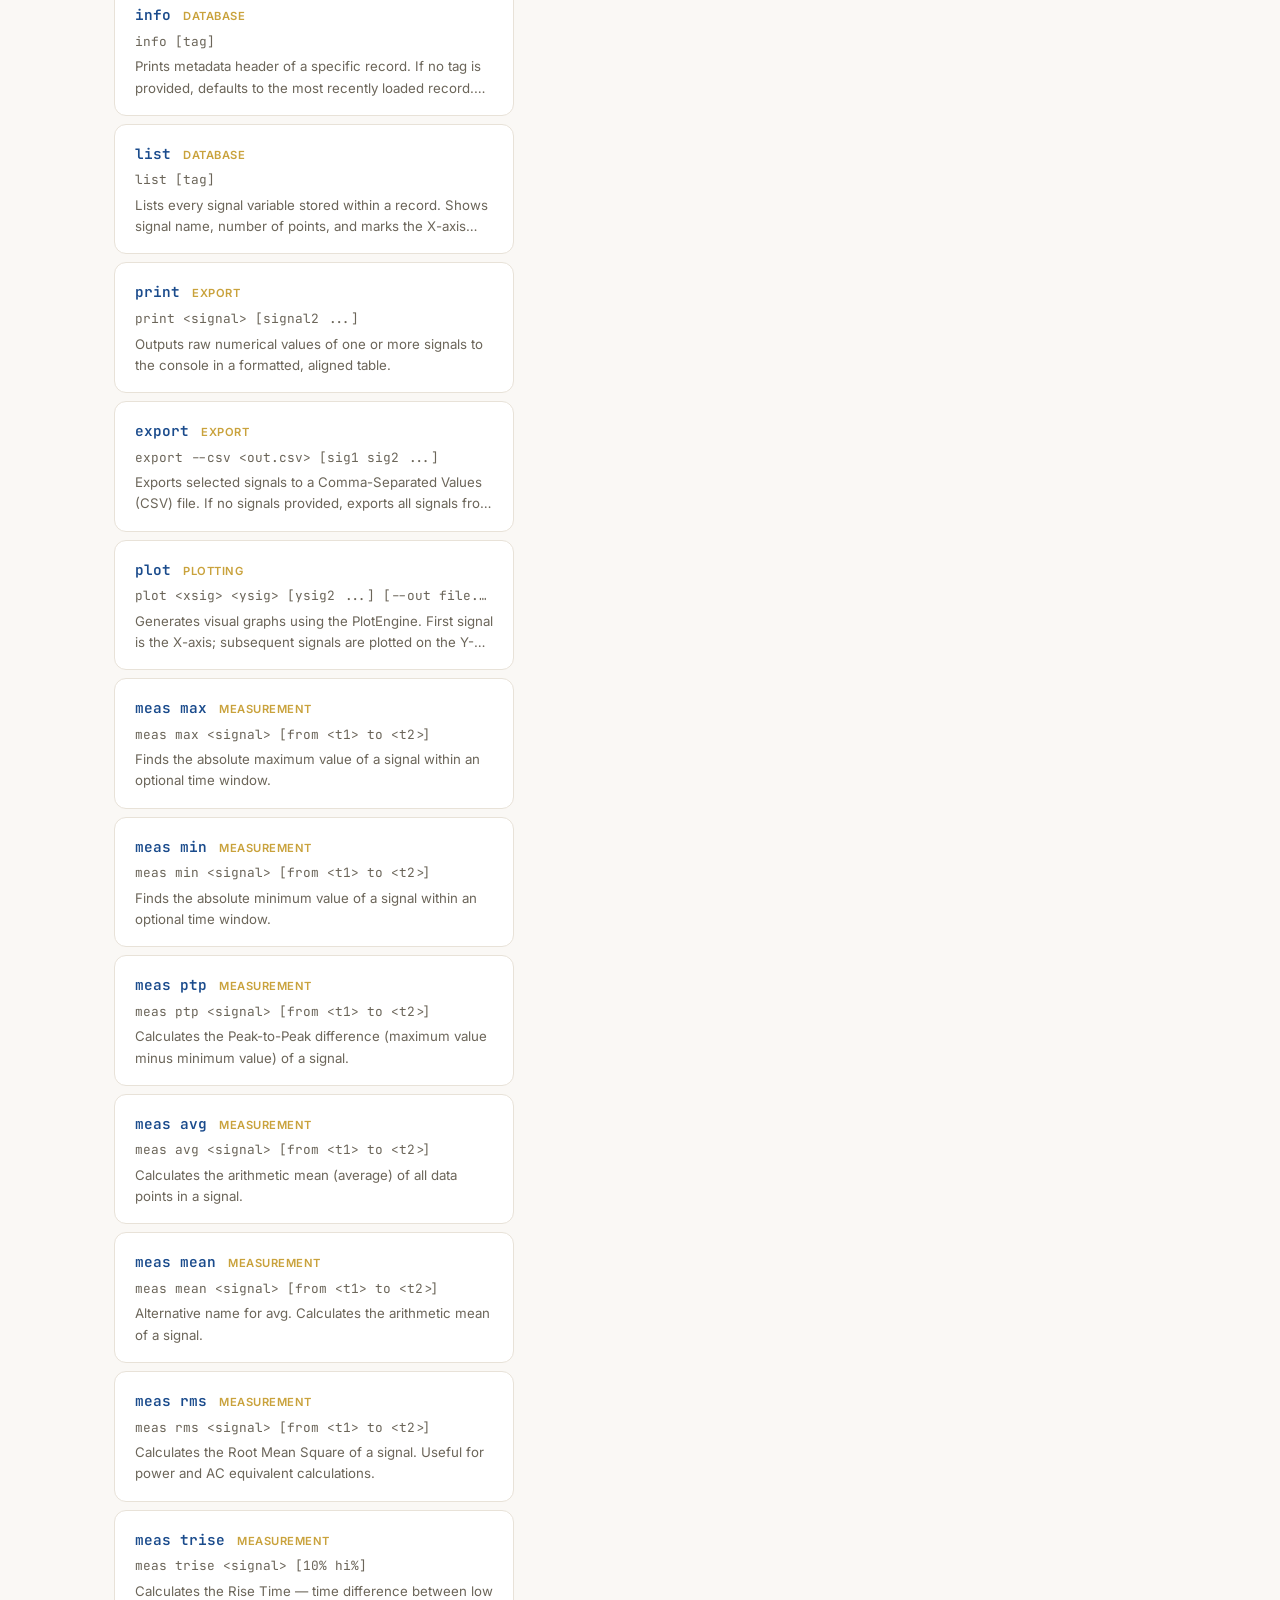
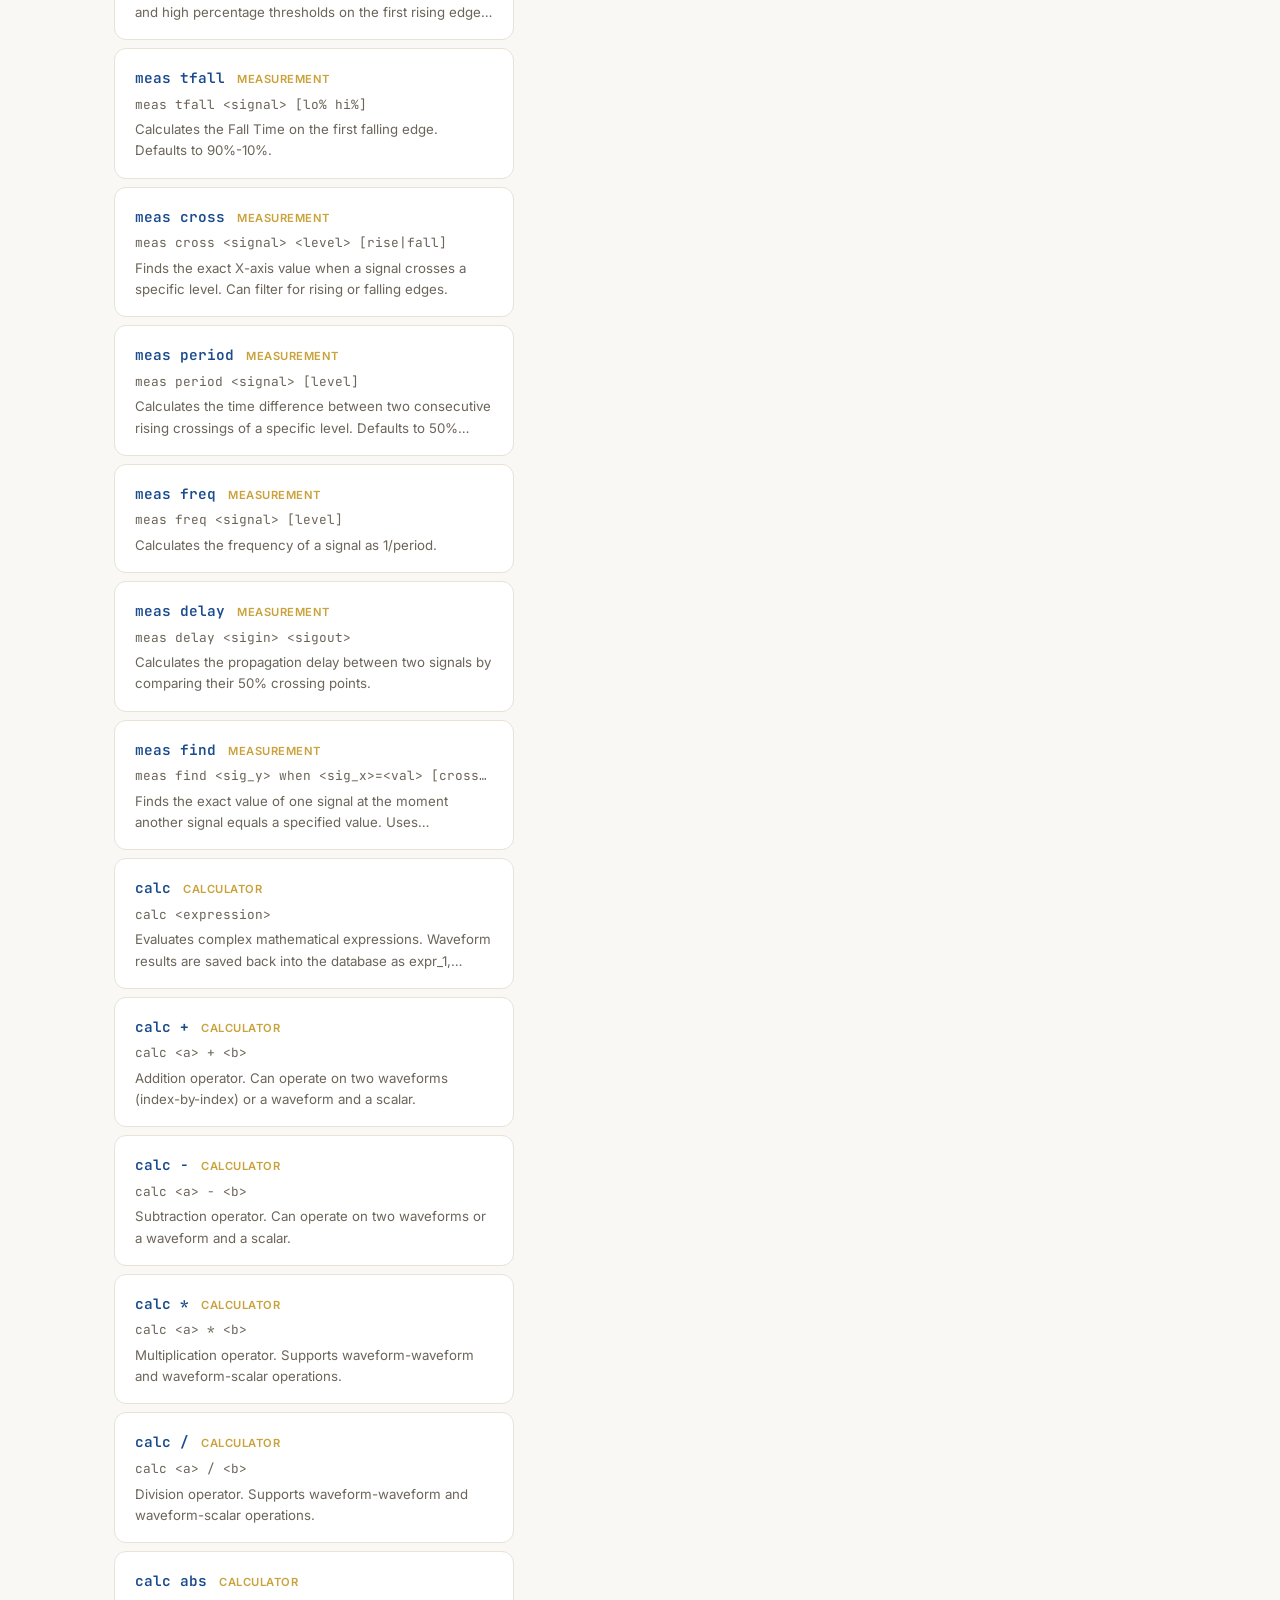
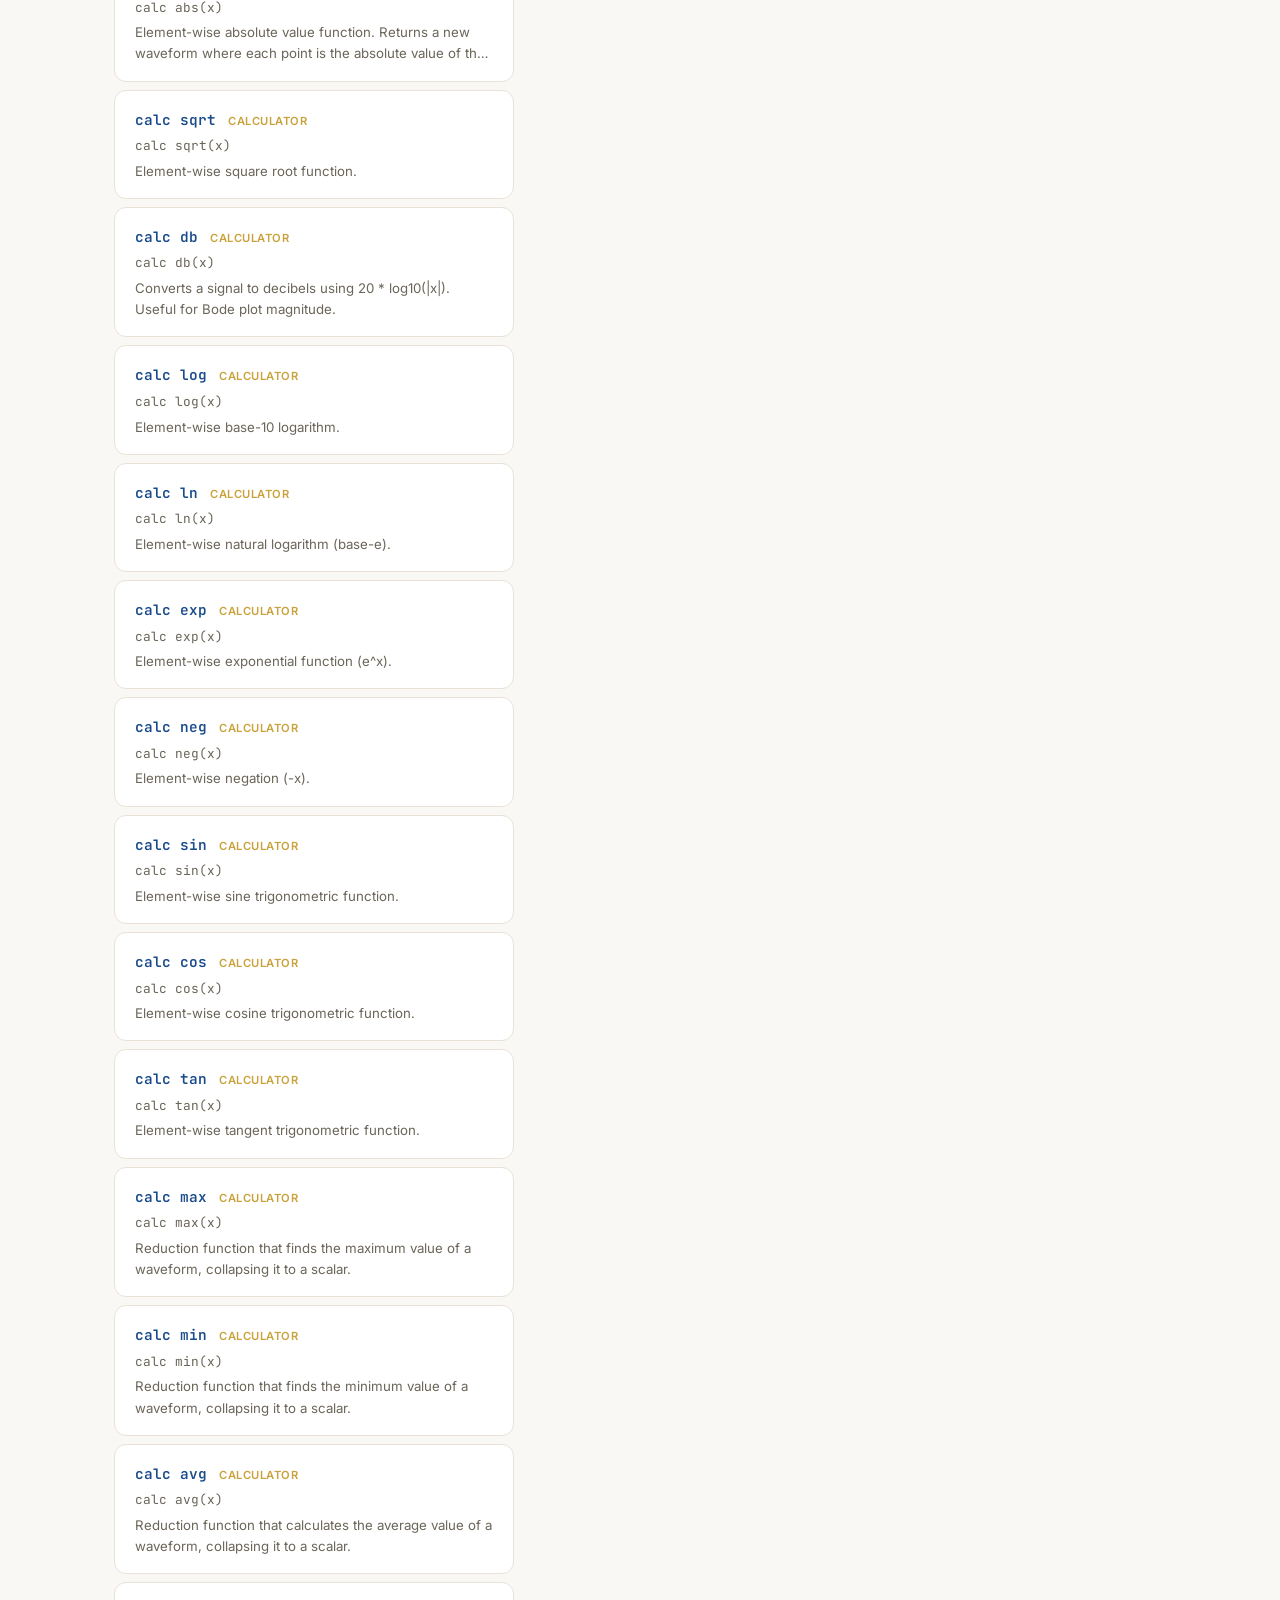
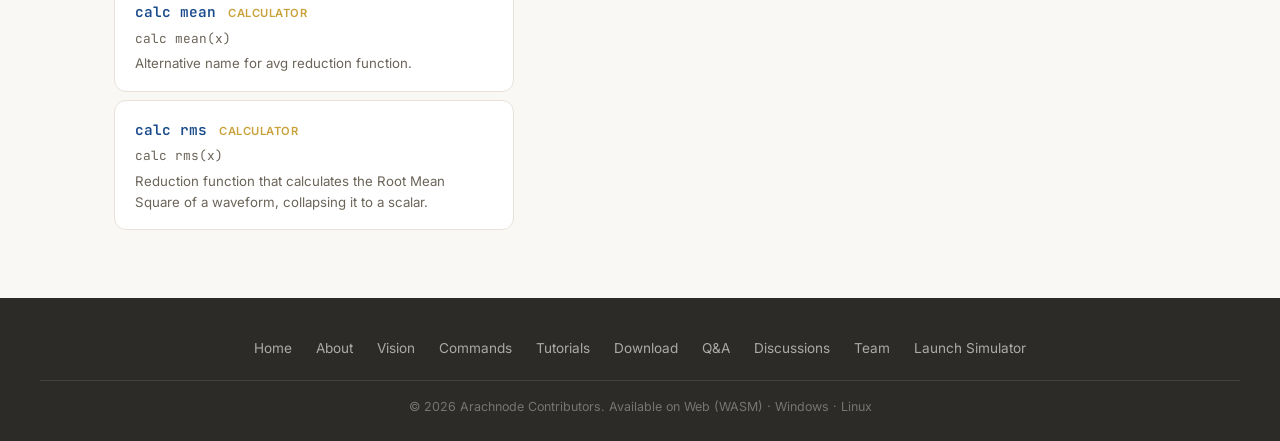
<file: search/index.html>
﻿<!DOCTYPE html>
<html lang="en">
<head>  
<meta charset="UTF-8">  
<meta name="viewport" content="width=device-width, initial-scale=1.0">  
<meta http-equiv="Cache-Control" content="no-cache, no-store, must-revalidate">  
<title>Commands &mdash; Arachnode
</title>  
<meta name="description" content="Complete Arachnode command reference. Search and browse all post-processing commands, measurements, and calculator functions.">  
<link rel="preconnect" href="https://fonts.googleapis.com">  
<link href="https://fonts.googleapis.com/css2?family=Playfair+Display:wght@500;600;700&family=Inter:wght@400;500;600;700&family=JetBrains+Mono:wght@400;500&display=swap" rel="stylesheet">  
<link rel="stylesheet" href="../css/style.css?v=6">  
<link rel="stylesheet" href="style.css?v=6">
</head>
<body class="page-search">  
<nav id="navbar">    
<div class="nav-inner">      
<a href="../index.html" class="nav-brand">        
<span class="brand-accent">&#x25B3;
</span>        Arachnode      
</a>      
<ul class="nav-links" id="navLinks">        
<li>
<a href="../vision/index.html">Vision
</a>
</li>        
<li class="nav-dropdown">          
<a href="#" class="nav-dropdown-trigger">Arachnode 
<span class="arrow">&#x25BE;
</span>
</a>          
<ul class="nav-dropdown-menu">            
<li>
<a href="../about/index.html">About
</a>
</li>            
<li>
<a href="../search/index.html" class="active">Commands
</a>
</li>            
<li>
<a href="../tutorials/index.html">Tutorials
</a>
</li>            
<li>
<a href="../download/index.html">Download
</a>
</li>          
</ul>        
</li>        
<li class="nav-dropdown">          
<a href="#" class="nav-dropdown-trigger">a Question? 
<span class="arrow">&#x25BE;
</span>
</a>          
<ul class="nav-dropdown-menu">            
<li>
<a href="../qa/index.html">Q&amp;A
</a>
</li>            
<li>
<a href="../community/index.html">Discussions
</a>
</li>          
</ul>        
</li>        
<li>
<a href="../team/index.html">Team
</a>
</li>        
<li>
<a href="../simulator/index.html" target="_blank" class="nav-cta">Launch Simulator &rarr;
</a>
</li>      
</ul>    
</div>  
</nav>  
<main class="search-page-main">    
<div class="search-page-header">      
<h1>Command Documentation
</h1>      
<p>Search and browse every Arachnode post-processing command &mdash; system, database, export, plot, measurement, and calculator.
</p>    
</div>    
<div class="search-page-controls">      
<div class="search-box search-page-box">        
<span class="search-icon">&#x1F50E;
</span>        
<input type="text" id="searchInput" placeholder="Search by name, syntax, or description..." autocomplete="off">      
</div>      
<div class="category-filters" id="categoryFilters">        
<button class="active" data-cat="all">All
</button>        
<button data-cat="System">System
</button>        
<button data-cat="Database">Database
</button>        
<button data-cat="Export">Export
</button>        
<button data-cat="Plotting">Plotting
</button>        
<button data-cat="Measurement">Measurement
</button>        
<button data-cat="Calculator">Calculator
</button>      
</div>    
</div>    
<div class="search-page-results" id="searchResults">      
<div class="results-list" id="resultsList">
</div>      
<div class="detail-panel" id="detailPanel">        
<button class="detail-back" id="detailBack">&larr; Back to results
</button>        
<div id="detailContent">
</div>      
</div>    
</div>  
</main>  
<footer id="footer">    
<div class="footer-inner">      
<div class="footer-links">        
<a href="../index.html">Home
</a>        
<a href="../about/index.html">About
</a>        
<a href="../vision/index.html">Vision
</a>        
<a href="../search/index.html">Commands
</a>        
<a href="../tutorials/index.html">Tutorials
</a>        
<a href="../download/index.html">Download
</a>        
<a href="../qa/index.html">Q&amp;A
</a>        
<a href="../community/index.html">Discussions
</a>        
<a href="../team/index.html">Team
</a>        
<a href="../simulator/index.html" target="_blank">Launch Simulator
</a>      
</div>      
<div class="footer-copy">        &copy; 2026 Arachnode Contributors. Available on Web (WASM) &middot; Windows &middot; Linux      
</div>    
</div>  
</footer>  
<script src="../data/commands.json?v=5" id="commandsData" type="application/json">
</script>  
<script src="app.js?v=5">
</script>
</body>
</html>
</file>
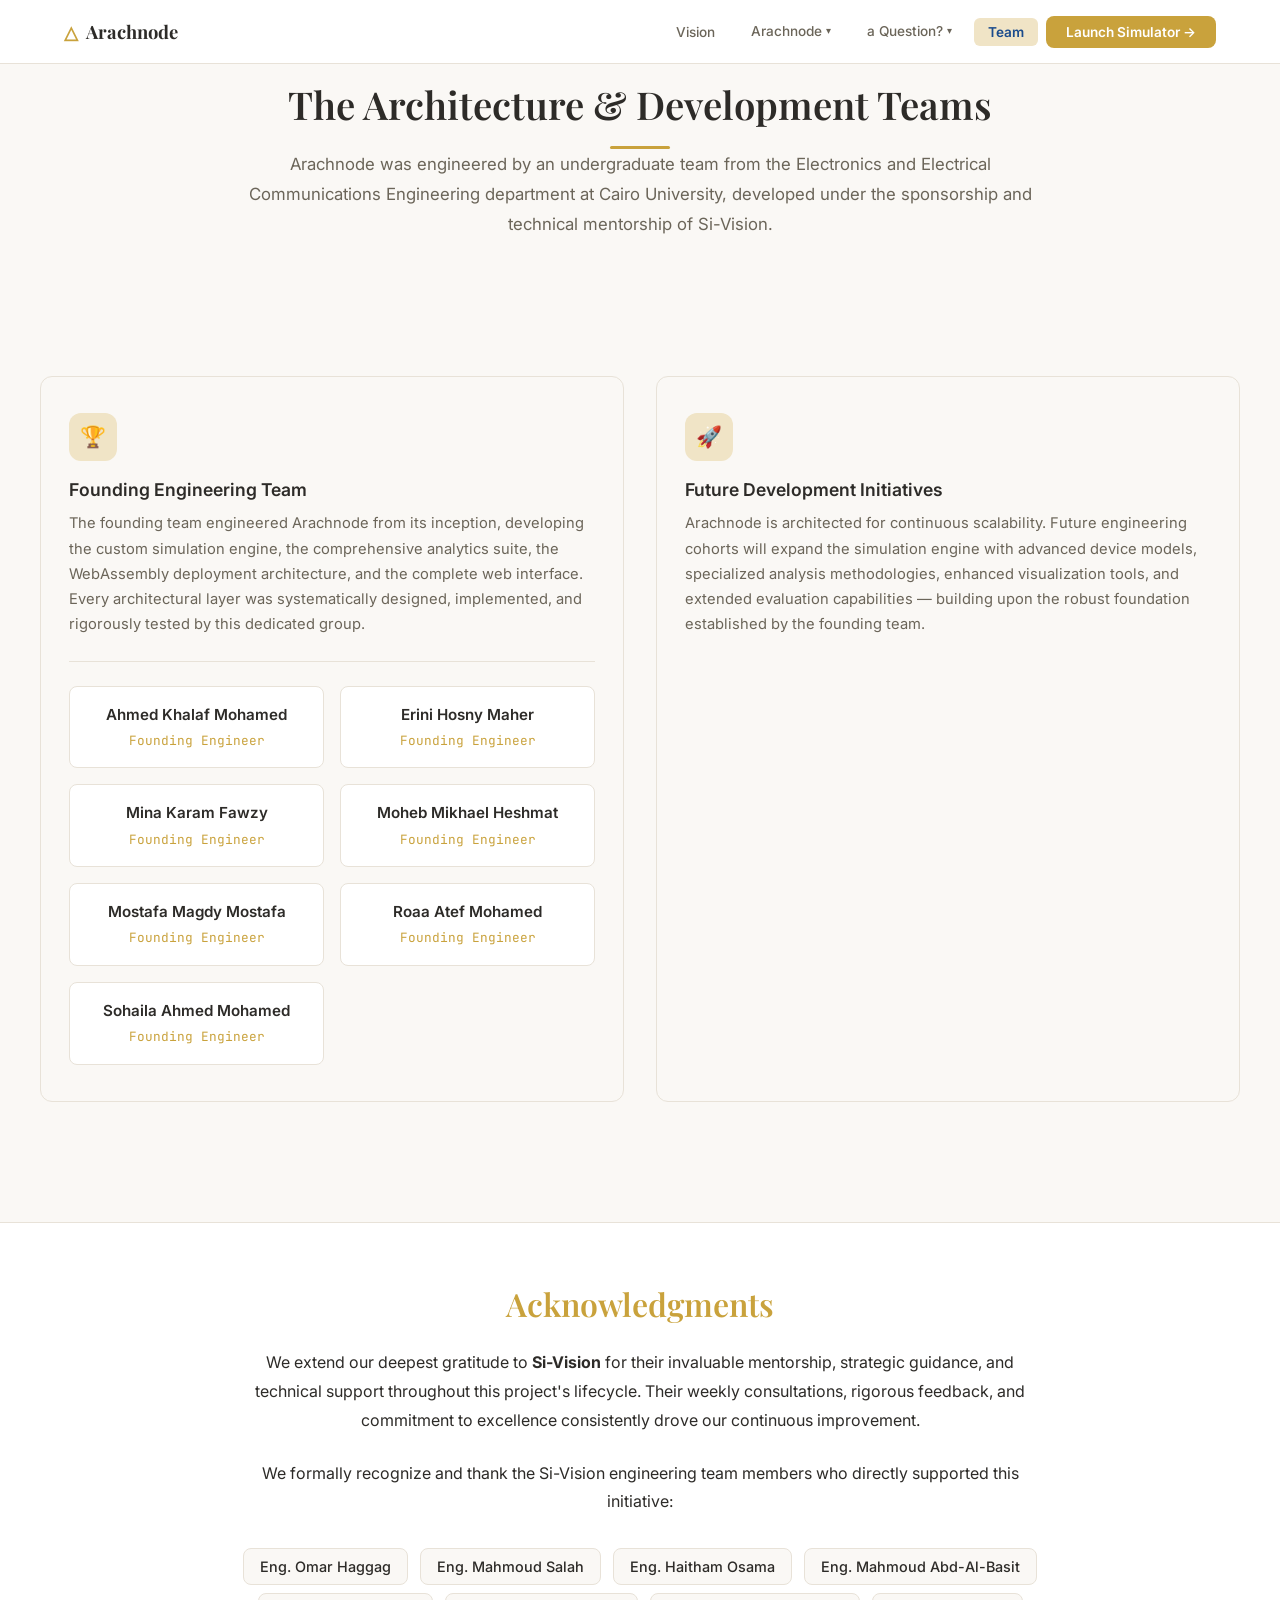
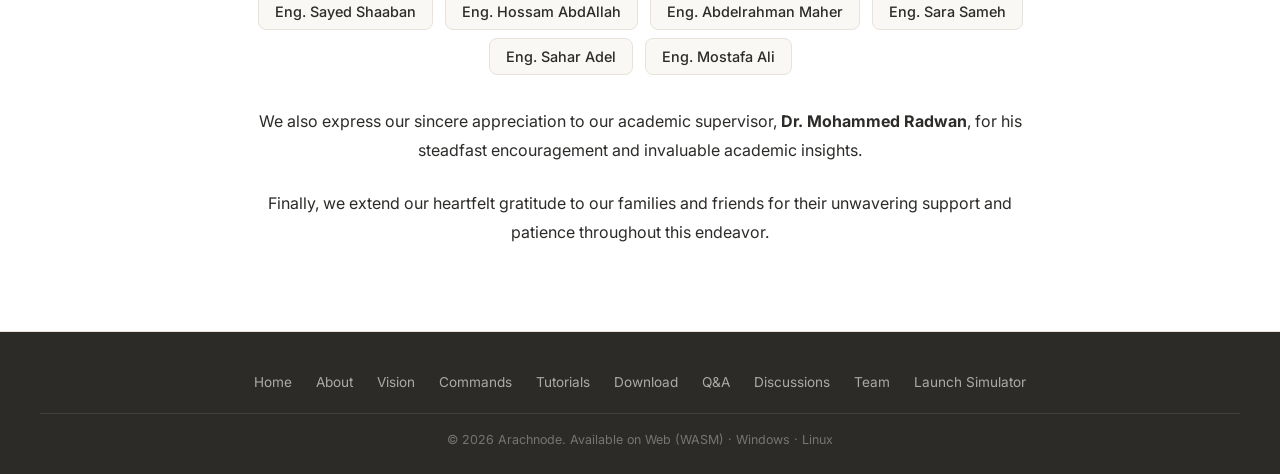
<file: team/index.html>
﻿<!DOCTYPE html>
<html lang="en">
<head>  
<meta charset="UTF-8">  
<meta name="viewport" content="width=device-width, initial-scale=1.0">  
<meta http-equiv="Cache-Control" content="no-cache, no-store, must-revalidate">  
<title>Team &mdash; Arachnode</title>  
<meta name="description" content="Meet the teams behind Arachnode &mdash; a circuit simulation and post-processing platform.">  
<link rel="preconnect" href="https://fonts.googleapis.com">  
<link href="https://fonts.googleapis.com/css2?family=Playfair+Display:wght@500;600;700&family=Inter:wght@400;500;600;700&family=JetBrains+Mono:wght@400;500&display=swap" rel="stylesheet">  
<link rel="stylesheet" href="../css/style.css?v=6">
<style>    
    /* Individual Member Cards Grid */
    .team-cards-grid {
      display: grid;
      grid-template-columns: repeat(auto-fit, minmax(180px, 1fr));
      gap: 16px;
      margin-top: 24px;
      border-top: 1px solid var(--border);
      padding-top: 24px;
    }
    .member-card {
      background: var(--surface);
      border: 1px solid var(--border);
      border-radius: 8px;
      padding: 16px 12px;
      text-align: center;
      transition: transform 0.2s ease, border-color 0.2s ease;
    }
    .member-card:hover {
      transform: translateY(-2px);
      border-color: var(--gold);
    }
    .member-name {
      font-weight: 600;
      color: var(--text);
      font-size: 0.95rem;
      margin-bottom: 4px;
    }
    .member-role {
      font-size: 0.8rem;
      color: var(--gold);
      font-family: 'JetBrains Mono', monospace;
    }

    /* Acknowledgments Section */
    .acknowledgments-section {
      background-color: var(--surface);
      border-top: 1px solid var(--border);
      border-bottom: 1px solid var(--border);
      padding: 60px 24px;
      margin-top: 40px;
    }
    .acknowledgments-inner {      
      max-width: 800px;      
      margin: 0 auto;         
    }    
    .acknowledgments-inner h2 {      
      font-family: 'Playfair Display', serif;      
      font-size: 2rem;      
      font-weight: 600;      
      color: var(--gold);      
      margin-bottom: 24px;      
      text-align: center;    
    }    
    .acknowledgments-inner p {      
      font-size: 1rem;      
      line-height: 1.8;      
      color: var(--text);      
      margin-bottom: 24px;
      text-align: center;
    }    
    .names-list {      
      display: flex;      
      flex-wrap: wrap;      
      gap: 8px 12px;      
      justify-content: center;      
      margin: 32px 0;    
    }    
    .names-list span {      
      font-size: 0.9rem;      
      padding: 6px 16px;      
      background: var(--bg);      
      border: 1px solid var(--border);      
      border-radius: 8px;      
      color: var(--text);
      font-weight: 500;
    }  
</style>
</head>
<body>  

<nav id="navbar">    
  <div class="nav-inner">      
    <a href="../index.html" class="nav-brand">        
      <span class="brand-accent">&#x25B3;</span>        
      Arachnode      
    </a>      
    <ul class="nav-links" id="navLinks">        
      <li><a href="../vision/index.html">Vision</a></li>        
      <li class="nav-dropdown">          
        <a href="#" class="nav-dropdown-trigger">Arachnode <span class="arrow">&#x25BE;</span></a>          
        <ul class="nav-dropdown-menu">            
          <li><a href="../about/index.html">About</a></li>            
          <li><a href="../search/index.html">Commands</a></li>            
          <li><a href="../tutorials/index.html">Tutorials</a></li>            
          <li><a href="../download/index.html">Download</a></li>          
        </ul>        
      </li>        
      <li class="nav-dropdown">          
        <a href="#" class="nav-dropdown-trigger">a Question? <span class="arrow">&#x25BE;</span></a>          
        <ul class="nav-dropdown-menu">            
          <li><a href="../qa/index.html">Q&amp;A</a></li>            
          <li><a href="../community/index.html">Discussions</a></li>          
        </ul>        
      </li>        
      <li><a href="../team/index.html" class="active">Team</a></li>        
      <li><a href="../simulator/index.html" target="_blank" class="nav-cta">Launch Simulator &rarr;</a></li>      
    </ul>      
    <button class="mobile-toggle" id="mobileToggle" aria-label="Menu">        
      <svg width="24" height="24" viewBox="0 0 24 24" fill="none" stroke="currentColor" stroke-width="2">          
        <path d="M3 12h18M3 6h18M3 18h18"/>        
      </svg>      
    </button>    
  </div>  
</nav>  

<main>    
  
  <!-- Page Header -->
  <section class="section intro-section">      
    <div class="section-header">        
      <h2>The Architecture &amp; Development Teams</h2>        
      <div class="section-divider"></div>        
      <p style="max-width: 800px; margin: 0 auto; text-align: center; line-height: 1.8;">
        Arachnode was engineered by an undergraduate team from the Electronics and Electrical Communications Engineering department at Cairo University, developed under the sponsorship and technical mentorship of Si-Vision.
      </p>      
    </div>      
  </section>

  <!-- Team Cards Grid -->
  <section class="section teams-section" style="padding-top: 0;">
    <div class="about-grid">        
      
      <div class="about-card">          
        <div class="icon">&#x1F3C6;</div>          
        <h3>Founding Engineering Team</h3>          
        <p>
          The founding team engineered Arachnode from its inception, developing the custom simulation engine, the comprehensive analytics suite, the WebAssembly deployment architecture, and the complete web interface. Every architectural layer was systematically designed, implemented, and rigorously tested by this dedicated group.
        </p>        
        
        <div class="team-cards-grid">
          <div class="member-card">
            <div class="member-name">Ahmed Khalaf Mohamed</div>
            <div class="member-role">Founding Engineer</div>
          </div>
          <div class="member-card">
            <div class="member-name">Erini Hosny Maher</div>
            <div class="member-role">Founding Engineer</div>
          </div>
          <div class="member-card">
            <div class="member-name">Mina Karam Fawzy</div>
            <div class="member-role">Founding Engineer</div>
          </div>
          <div class="member-card">
            <div class="member-name">Moheb Mikhael Heshmat</div>
            <div class="member-role">Founding Engineer</div>
          </div>
          <div class="member-card">
            <div class="member-name">Mostafa Magdy Mostafa</div>
            <div class="member-role">Founding Engineer</div>
          </div>
          <div class="member-card">
            <div class="member-name">Roaa Atef Mohamed</div>
            <div class="member-role">Founding Engineer</div>
          </div>
          <div class="member-card">
            <div class="member-name">Sohaila Ahmed Mohamed</div>
            <div class="member-role">Founding Engineer</div>
          </div>
        </div>
      </div>        

      <div class="about-card">          
        <div class="icon">&#x1F680;</div>          
        <h3>Future Development Initiatives</h3>          
        <p>
          Arachnode is architected for continuous scalability. Future engineering cohorts will expand the simulation engine with advanced device models, specialized analysis methodologies, enhanced visualization tools, and extended evaluation capabilities &mdash; building upon the robust foundation established by the founding team.
        </p>        
      </div>        

    </div>    
  </section>

  <!-- Acknowledgments -->
  <section class="acknowledgments-section">  
    <div class="acknowledgments-inner">
      <h2>Acknowledgments</h2>  
      <p>
        We extend our deepest gratitude to <strong>Si-Vision</strong> for their invaluable mentorship, strategic guidance, and technical support throughout this project's lifecycle. Their weekly consultations, rigorous feedback, and commitment to excellence consistently drove our continuous improvement.
      </p>  
      
      <p>We formally recognize and thank the Si-Vision engineering team members who directly supported this initiative:</p>  
      
      <div class="names-list">    
        <span>Eng. Omar Haggag</span>    
        <span>Eng. Mahmoud Salah</span>    
        <span>Eng. Haitham Osama</span>    
        <span>Eng. Mahmoud Abd-Al-Basit</span>    
        <span>Eng. Sayed Shaaban</span>    
        <span>Eng. Hossam AbdAllah</span>    
        <span>Eng. Abdelrahman Maher</span>    
        <span>Eng. Sara Sameh</span>    
        <span>Eng. Sahar Adel</span>    
        <span>Eng. Mostafa Ali</span>  
      </div>  
      
      <p>
        We also express our sincere appreciation to our academic supervisor, <strong>Dr. Mohammed Radwan</strong>, for his steadfast encouragement and invaluable academic insights.
      </p>  
      <p>
        Finally, we extend our heartfelt gratitude to our families and friends for their unwavering support and patience throughout this endeavor.
      </p>  
    </div>
  </section>        

</main>  

<footer id="footer">
  <div class="footer-inner">      
    <div class="footer-links">        
      <a href="../index.html">Home</a>        
      <a href="../about/index.html">About</a>        
      <a href="../vision/index.html">Vision</a>        
      <a href="../search/index.html">Commands</a>        
      <a href="../tutorials/index.html">Tutorials</a>        
      <a href="../download/index.html">Download</a>        
      <a href="../qa/index.html">Q&amp;A</a>        
      <a href="../community/index.html">Discussions</a>        
      <a href="../team/index.html">Team</a>        
      <a href="../simulator/index.html" target="_blank">Launch Simulator</a>      
    </div>      
    <div class="footer-copy">        
      &copy; 2026 Arachnode. Available on Web (WASM) &middot; Windows &middot; Linux      
    </div>    
  </div>  
</footer>  

<script src="../js/main.js?v=5"></script>
</body>
</html>
</file>
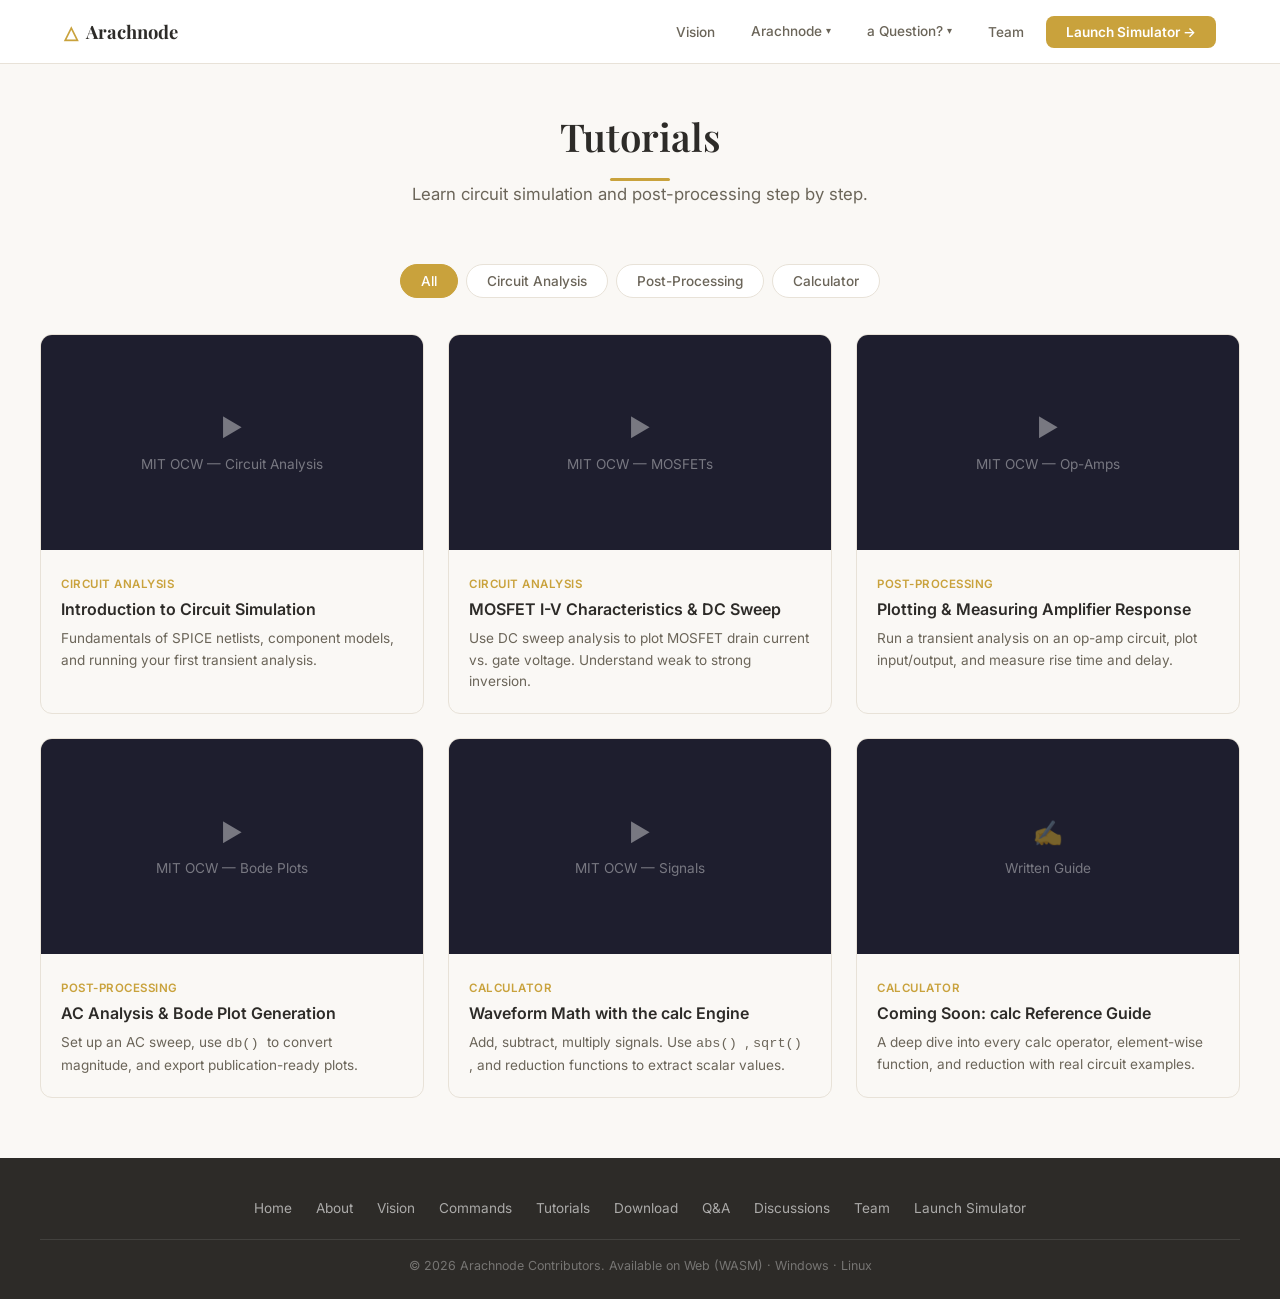
<file: tutorials/index.html>
﻿<!DOCTYPE html>
<html lang="en">
<head>  
<meta charset="UTF-8">  
<meta name="viewport" content="width=device-width, initial-scale=1.0">  
<meta http-equiv="Cache-Control" content="no-cache, no-store, must-revalidate">  
<title>Tutorials &mdash; Arachnode
</title>  
<meta name="description" content="Learn SPICE circuit simulation and post-processing with tutorials.">  
<link rel="preconnect" href="https://fonts.googleapis.com">  
<link href="https://fonts.googleapis.com/css2?family=Playfair+Display:wght@500;600;700&family=Inter:wght@400;500;600;700&family=JetBrains+Mono:wght@400;500&display=swap" rel="stylesheet">  
<link rel="stylesheet" href="../css/style.css?v=6">
</head>
<body>  
<nav id="navbar">    
<div class="nav-inner">      
<a href="../index.html" class="nav-brand">        
<span class="brand-accent">&#x25B3;
</span>        Arachnode      
</a>      
<ul class="nav-links" id="navLinks">        
<li>
<a href="../vision/index.html">Vision
</a>
</li>        
<li class="nav-dropdown">          
<a href="#" class="nav-dropdown-trigger">Arachnode 
<span class="arrow">&#x25BE;
</span>
</a>          
<ul class="nav-dropdown-menu">            
<li>
<a href="../about/index.html">About
</a>
</li>            
<li>
<a href="../search/index.html">Commands
</a>
</li>            
<li>
<a href="../tutorials/index.html" class="active">Tutorials
</a>
</li>            
<li>
<a href="../download/index.html">Download
</a>
</li>          
</ul>        
</li>        
<li class="nav-dropdown">          
<a href="#" class="nav-dropdown-trigger">a Question? 
<span class="arrow">&#x25BE;
</span>
</a>          
<ul class="nav-dropdown-menu">            
<li>
<a href="../qa/index.html">Q&amp;A
</a>
</li>            
<li>
<a href="../community/index.html">Discussions
</a>
</li>          
</ul>        
</li>        
<li>
<a href="../team/index.html">Team
</a>
</li>        
<li>
<a href="../simulator/index.html" target="_blank" class="nav-cta">Launch Simulator &rarr;
</a>
</li>      
</ul>    
</div>  
</nav>  
<div style="padding: calc(var(--nav-height) + 48px) 24px 60px;">    
<div class="section-header">      
<h2>Tutorials
</h2>      
<div class="section-divider">
</div>      
<p>Learn circuit simulation and post-processing step by step.
</p>    
</div>    
<div class="tutorial-filters" id="tutorialFilters">      
<button class="active" data-filter="all">All
</button>      
<button data-filter="circuit">Circuit Analysis
</button>      
<button data-filter="postproc">Post-Processing
</button>      
<button data-filter="calculator">Calculator
</button>    
</div>    
<div class="tutorial-grid" id="tutorialGrid">      
<div class="tutorial-card" data-tags="circuit">        
<div class="card-media">          
<div class="placeholder-vid">            
<div>              
<div style="font-size:1.5rem;margin-bottom:6px;">&#x25B6;
</div>              
<div>MIT OCW &mdash; Circuit Analysis
</div>            
</div>          
</div>        
</div>        
<div class="card-body">          
<span class="card-tag">Circuit Analysis
</span>          
<h4>Introduction to Circuit Simulation
</h4>          
<p>Fundamentals of SPICE netlists, component models, and running your first transient analysis.
</p>        
</div>      
</div>      
<div class="tutorial-card" data-tags="circuit">        
<div class="card-media">          
<div class="placeholder-vid">            
<div>              
<div style="font-size:1.5rem;margin-bottom:6px;">&#x25B6;
</div>              
<div>MIT OCW &mdash; MOSFETs
</div>            
</div>          
</div>        
</div>        
<div class="card-body">          
<span class="card-tag">Circuit Analysis
</span>          
<h4>MOSFET I-V Characteristics &amp; DC Sweep
</h4>          
<p>Use DC sweep analysis to plot MOSFET drain current vs. gate voltage. Understand weak to strong inversion.
</p>        
</div>      
</div>      
<div class="tutorial-card" data-tags="postproc">        
<div class="card-media">          
<div class="placeholder-vid">            
<div>              
<div style="font-size:1.5rem;margin-bottom:6px;">&#x25B6;
</div>              
<div>MIT OCW &mdash; Op-Amps
</div>            
</div>          
</div>        
</div>        
<div class="card-body">          
<span class="card-tag">Post-Processing
</span>          
<h4>Plotting &amp; Measuring Amplifier Response
</h4>          
<p>Run a transient analysis on an op-amp circuit, plot input/output, and measure rise time and delay.
</p>        
</div>      
</div>      
<div class="tutorial-card" data-tags="postproc">        
<div class="card-media">          
<div class="placeholder-vid">            
<div>              
<div style="font-size:1.5rem;margin-bottom:6px;">&#x25B6;
</div>              
<div>MIT OCW &mdash; Bode Plots
</div>            
</div>          
</div>        
</div>        
<div class="card-body">          
<span class="card-tag">Post-Processing
</span>          
<h4>AC Analysis &amp; Bode Plot Generation
</h4>          
<p>Set up an AC sweep, use 
<code>db()
</code> to convert magnitude, and export publication-ready plots.
</p>        
</div>      
</div>      
<div class="tutorial-card" data-tags="calculator">        
<div class="card-media">          
<div class="placeholder-vid">            
<div>              
<div style="font-size:1.5rem;margin-bottom:6px;">&#x25B6;
</div>              
<div>MIT OCW &mdash; Signals
</div>            
</div>          
</div>        
</div>        
<div class="card-body">          
<span class="card-tag">Calculator
</span>          
<h4>Waveform Math with the calc Engine
</h4>          
<p>Add, subtract, multiply signals. Use 
<code>abs()
</code>, 
<code>sqrt()
</code>, and reduction functions to extract scalar values.
</p>        
</div>      
</div>      
<div class="tutorial-card" data-tags="calculator">        
<div class="card-media">          
<div class="placeholder-vid">            
<div>              
<div style="font-size:1.5rem;margin-bottom:6px;">&#x270D;
</div>              
<div>Written Guide
</div>            
</div>          
</div>        
</div>        
<div class="card-body">          
<span class="card-tag">Calculator
</span>          
<h4>Coming Soon: calc Reference Guide
</h4>          
<p>A deep dive into every calc operator, element-wise function, and reduction with real circuit examples.
</p>        
</div>      
</div>    
</div>  
</div>  
<footer id="footer">    
<div class="footer-inner">      
<div class="footer-links">        
<a href="../index.html">Home
</a>        
<a href="../about/index.html">About
</a>        
<a href="../vision/index.html">Vision
</a>        
<a href="../search/index.html">Commands
</a>        
<a href="../tutorials/index.html">Tutorials
</a>        
<a href="../download/index.html">Download
</a>        
<a href="../qa/index.html">Q&amp;A
</a>        
<a href="../community/index.html">Discussions
</a>        
<a href="../team/index.html">Team
</a>        
<a href="../simulator/index.html" target="_blank">Launch Simulator
</a>      
</div>      
<div class="footer-copy">        &copy; 2026 Arachnode Contributors. Available on Web (WASM) &middot; Windows &middot; Linux      
</div>    
</div>  
</footer>  
<script>    (function () {      var filterButtons = document.querySelectorAll('#tutorialFilters button');      var tutorialCards = document.querySelectorAll('#tutorialGrid .tutorial-card');      filterButtons.forEach(function (btn) {        btn.addEventListener('click', function () {          filterButtons.forEach(function (b) { b.classList.remove('active'); });          btn.classList.add('active');          var filter = btn.getAttribute('data-filter');          tutorialCards.forEach(function (card) {            if (filter === 'all' || card.getAttribute('data-tags').indexOf(filter) !== -1) {              card.style.display = '';            } else {              card.style.display = 'none';            }          });        });      });    })();  
</script>
</body>
</html>
</file>
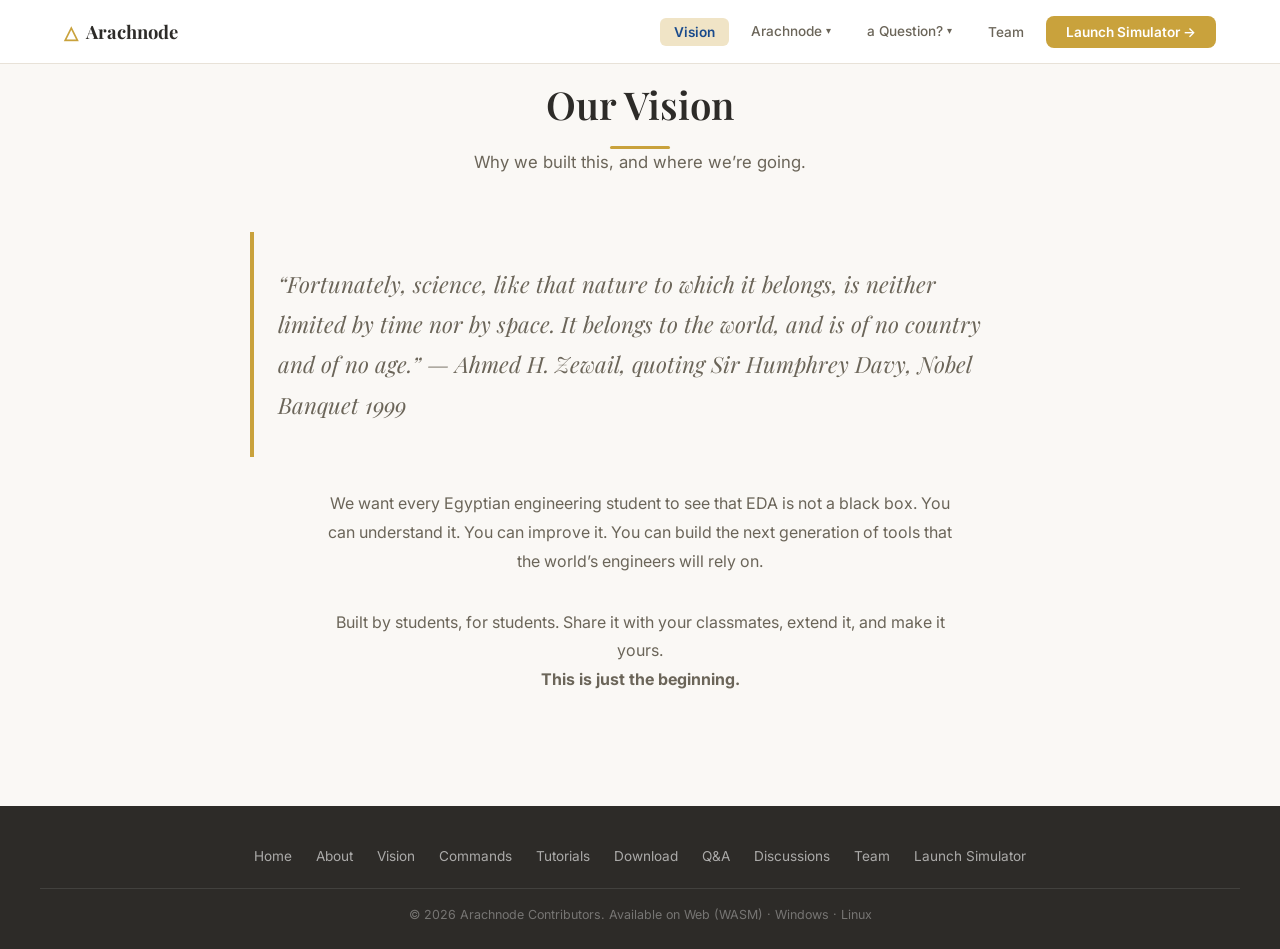
<file: vision/index.html>
﻿<!DOCTYPE html>
<html lang="en">
<head>  
<meta charset="UTF-8">  
<meta name="viewport" content="width=device-width, initial-scale=1.0">  
<meta http-equiv="Cache-Control" content="no-cache, no-store, must-revalidate">  
<title>Vision &mdash; Arachnode
</title>  
<meta name="description" content="The vision behind Arachnode &mdash; putting Egyptian engineering on the EDA map.">  
<link rel="preconnect" href="https://fonts.googleapis.com">  
<link href="https://fonts.googleapis.com/css2?family=Playfair+Display:wght@500;600;700&family=Inter:wght@400;500;600;700&family=JetBrains+Mono:wght@400;500&display=swap" rel="stylesheet">  
<link rel="stylesheet" href="../css/style.css?v=6">
</head>
<body>  
<nav id="navbar">    
<div class="nav-inner">      
<a href="../index.html" class="nav-brand">        
<span class="brand-accent">&#x25B3;
</span>        Arachnode      
</a>      
<ul class="nav-links" id="navLinks">        
<li>
<a href="../vision/index.html" class="active">Vision
</a>
</li>        
<li class="nav-dropdown">          
<a href="#" class="nav-dropdown-trigger">Arachnode 
<span class="arrow">&#x25BE;
</span>
</a>          
<ul class="nav-dropdown-menu">            
<li>
<a href="../about/index.html">About
</a>
</li>            
<li>
<a href="../search/index.html">Commands
</a>
</li>            
<li>
<a href="../tutorials/index.html">Tutorials
</a>
</li>            
<li>
<a href="../download/index.html">Download
</a>
</li>          
</ul>        
</li>        
<li class="nav-dropdown">          
<a href="#" class="nav-dropdown-trigger">a Question? 
<span class="arrow">&#x25BE;
</span>
</a>          
<ul class="nav-dropdown-menu">            
<li>
<a href="../qa/index.html">Q&amp;A
</a>
</li>            
<li>
<a href="../community/index.html">Discussions
</a>
</li>          
</ul>        
</li>        
<li>
<a href="../team/index.html">Team
</a>
</li>        
<li>
<a href="../simulator/index.html" target="_blank" class="nav-cta">Launch Simulator &rarr;
</a>
</li>      
</ul>      
<button class="mobile-toggle" id="mobileToggle" aria-label="Menu">        
<svg width="24" height="24" viewBox="0 0 24 24" fill="none" stroke="currentColor" stroke-width="2">          
<path d="M3 12h18M3 6h18M3 18h18"/>        
</svg>      
</button>    
</div>  
</nav>  
<main>    
<section class="section">      
<div class="section-header">        
<h2>Our Vision
</h2>        
<div class="section-divider">
</div>        
<p>Why we built this, and where we&rsquo;re going.
</p>      
</div>      
<div class="vision-content">        
<blockquote>          &ldquo;Fortunately, science, like that nature to which it belongs, is neither limited by time nor by space. It belongs to the world, and is of no country and of no age.&rdquo;          <cite>&mdash; Ahmed H. Zewail, quoting Sir Humphrey Davy, Nobel Banquet 1999</cite>        
</blockquote>        
<p>          We want every Egyptian engineering student to see that EDA is not a black box. You can understand it.          You can improve it. You can build the next generation of tools that the world&rsquo;s engineers will rely on.        
</p>        
<p>          Built by students, for students. Share it with your classmates, extend it, and make it yours.          
<br>
<strong>This is just the beginning.
</strong>        
</p>      
</div>    
</section>  
</main>  
<footer id="footer">    
<div class="footer-inner">      
<div class="footer-links">        
<a href="../index.html">Home
</a>        
<a href="../about/index.html">About
</a>        
<a href="../vision/index.html">Vision
</a>        
<a href="../search/index.html">Commands
</a>        
<a href="../tutorials/index.html">Tutorials
</a>        
<a href="../download/index.html">Download
</a>        
<a href="../qa/index.html">Q&amp;A
</a>        
<a href="../community/index.html">Discussions
</a>        
<a href="../team/index.html">Team
</a>        
<a href="../simulator/index.html" target="_blank">Launch Simulator
</a>      
</div>      
<div class="footer-copy">        &copy; 2026 Arachnode Contributors. Available on Web (WASM) &middot; Windows &middot; Linux      
</div>    
</div>  
</footer>  
<script src="../js/main.js?v=5">
</script>
</body>
</html>
</file>
<file: css/style.css>
:root {
  --bg: #faf8f5;
  --surface: #ffffff;
  --text: #2d2b28;
  --text-muted: #6b6559;
  --gold: #c9a23c;
  --gold-light: #f0e4c6;
  --nile-blue: #1a4b8c;
  --terracotta: #c4623a;
  --border: #e8e2d8;
  --shadow: 0 2px 16px rgba(45, 43, 40, 0.06);
  --shadow-hover: 0 8px 32px rgba(45, 43, 40, 0.1);
  --radius: 12px;
  --transition: all 0.25s ease;
  --max-width: 1200px;
  --nav-height: 64px;
}

* {
  box-sizing: border-box;
  margin: 0;
  padding: 0;
}

html {
  scroll-behavior: smooth;
  scroll-padding-top: var(--nav-height);
}

body {
  font-family: 'Inter', -apple-system, sans-serif;
  background: var(--bg);
  color: var(--text);
  line-height: 1.6;
}

h1, h2, h3, h4 {
  font-family: 'Playfair Display', Georgia, serif;
  font-weight: 600;
  line-height: 1.3;
}

a {
  color: var(--nile-blue);
  text-decoration: none;
  transition: var(--transition);
}

a:hover {
  color: var(--gold);
}

.container {
  max-width: var(--max-width);
  margin: 0 auto;
  padding: 0 24px;
}

/* --- Navigation --- */
#navbar {
  position: fixed;
  top: 0;
  left: 0;
  right: 0;
  height: var(--nav-height);
  background: rgba(255, 255, 255, 0.92);
  backdrop-filter: blur(12px);
  border-bottom: 1px solid var(--border);
  z-index: 100;
  transition: var(--transition);
}

#navbar.scrolled {
  box-shadow: var(--shadow);
}

.nav-inner {
  max-width: var(--max-width);
  margin: 0 auto;
  padding: 0 24px;
  height: 100%;
  display: flex;
  align-items: center;
  justify-content: space-between;
}

.nav-brand {
  font-family: 'Playfair Display', Georgia, serif;
  font-size: 1.15rem;
  font-weight: 700;
  color: var(--text);
  display: flex;
  align-items: center;
  gap: 8px;
}

.nav-brand {
  text-decoration: none;
  color: var(--text);
}

.nav-brand:hover {
  color: var(--text);
}

.nav-brand .brand-accent {
  color: var(--gold);
}

.nav-links {
  display: flex;
  align-items: center;
  gap: 8px;
  list-style: none;
}

.nav-links a {
  font-size: 0.85rem;
  font-weight: 500;
  color: var(--text-muted);
  padding: 6px 14px;
  border-radius: 6px;
  transition: var(--transition);
}

.nav-links a:hover {
  color: var(--text);
  background: var(--gold-light);
}

.nav-links a.active {
  color: var(--nile-blue);
  background: var(--gold-light);
  font-weight: 600;
}

/* --- Dropdowns --- */
.nav-dropdown {
  position: relative;
}

.nav-dropdown-trigger {
  display: flex;
  align-items: center;
  gap: 4px;
  cursor: pointer;
  user-select: none;
}

.nav-dropdown-trigger .arrow {
  font-size: 0.65rem;
  line-height: 1;
  transition: transform 0.2s;
}

.nav-dropdown:hover .nav-dropdown-trigger .arrow,
.nav-dropdown.open .nav-dropdown-trigger .arrow {
  transform: rotate(180deg);
}

.nav-dropdown-menu {
  display: none;
  position: absolute;
  top: 100%;
  left: 50%;
  transform: translateX(-50%);
  background: var(--surface);
  border: 1px solid var(--border);
  border-radius: var(--radius);
  padding: 6px;
  min-width: 160px;
  box-shadow: 0 8px 24px rgba(45,43,40,0.12);
  z-index: 200;
  list-style: none;
}

@media (hover: hover) and (pointer: fine) {
  .nav-dropdown:hover .nav-dropdown-menu {
    display: block;
  }
}

.nav-dropdown.open .nav-dropdown-menu {
  display: block;
}

.nav-dropdown-menu a {
  display: block;
  padding: 8px 14px;
  white-space: nowrap;
  font-size: 0.85rem;
  border-radius: 6px;
}

.nav-dropdown-menu a:hover {
  background: var(--gold-light);
  color: var(--text);
}

.nav-dropdown-menu a.active {
  color: var(--nile-blue);
  background: var(--gold-light);
  font-weight: 600;
}

.nav-cta {
  background: var(--gold) !important;
  color: #fff !important;
  padding: 8px 20px !important;
  border-radius: 8px !important;
  font-weight: 600 !important;
  font-size: 0.85rem !important;
}

.nav-cta:hover {
  background: #b89230 !important;
  color: #fff !important;
}

.mobile-toggle {
  display: none;
  background: none;
  border: none;
  cursor: pointer;
  padding: 8px;
  color: var(--text);
}

/* --- Hero --- */
#hero {
  min-height: 100vh;
  display: flex;
  align-items: center;
  justify-content: center;
  text-align: center;
  padding: calc(var(--nav-height) + 48px) 24px 80px;
  background: linear-gradient(180deg, #f5f0e8 0%, var(--bg) 60%);
  position: relative;
}

#hero::after {
  content: '';
  position: absolute;
  bottom: 0;
  left: 0;
  right: 0;
  height: 6px;
  background: repeating-linear-gradient(
    90deg,
    var(--gold) 0px,
    var(--gold) 20px,
    transparent 20px,
    transparent 24px
  );
}

.hero-content {
  max-width: 780px;
}

.hero-content h1 {
  font-size: clamp(2.2rem, 5vw, 3.8rem);
  margin-bottom: 20px;
  color: var(--text);
}

.hero-content h1 .highlight {
  color: var(--gold);
}

.hero-subtitle {
  font-size: clamp(1rem, 2vw, 1.25rem);
  color: var(--text-muted);
  margin-bottom: 36px;
  line-height: 1.7;
}

.hero-actions {
  display: flex;
  gap: 16px;
  justify-content: center;
  flex-wrap: wrap;
}

.btn {
  display: inline-flex;
  align-items: center;
  gap: 8px;
  padding: 14px 32px;
  border-radius: 10px;
  font-family: 'Inter', sans-serif;
  font-size: 0.95rem;
  font-weight: 600;
  border: none;
  cursor: pointer;
  transition: var(--transition);
}

.btn-primary {
  background: var(--gold);
  color: #fff;
}

.btn-primary:hover {
  background: #b89230;
  transform: translateY(-2px);
  box-shadow: 0 6px 20px rgba(201, 162, 60, 0.35);
}

.btn-secondary {
  background: var(--surface);
  color: var(--text);
  border: 1px solid var(--border);
}

.btn-secondary:hover {
  border-color: var(--gold);
  color: var(--gold);
  transform: translateY(-2px);
}

/* --- Section Shared --- */
.section {
  padding: 80px 24px;
}

.section-header {
  text-align: center;
  margin-bottom: 56px;
}

.section-header h2 {
  font-size: clamp(1.6rem, 3vw, 2.4rem);
  color: var(--text);
  margin-bottom: 12px;
}

.section-header p {
  color: var(--text-muted);
  font-size: 1.05rem;
  max-width: 600px;
  margin: 0 auto;
}

.section-divider {
  width: 60px;
  height: 3px;
  background: var(--gold);
  margin: 16px auto 0;
  border-radius: 2px;
}

/* --- About --- */
#about {
  background: var(--surface);
}

.about-grid {
  display: grid;
  grid-template-columns: repeat(auto-fit, minmax(300px, 1fr));
  gap: 32px;
  max-width: var(--max-width);
  margin: 0 auto;
}

.about-card {
  padding: 36px 28px;
  border-radius: var(--radius);
  border: 1px solid var(--border);
  transition: var(--transition);
  background: var(--bg);
}

.about-card:hover {
  border-color: var(--gold);
  box-shadow: var(--shadow-hover);
  transform: translateY(-4px);
}

.about-card .icon {
  width: 48px;
  height: 48px;
  border-radius: 12px;
  background: var(--gold-light);
  display: flex;
  align-items: center;
  justify-content: center;
  font-size: 1.3rem;
  margin-bottom: 18px;
}

.about-card h3 {
  font-family: 'Inter', sans-serif;
  font-size: 1.1rem;
  font-weight: 600;
  margin-bottom: 10px;
}

.about-card p {
  color: var(--text-muted);
  font-size: 0.92rem;
  line-height: 1.7;
}

/* --- Vision --- */
#vision {
  background: linear-gradient(180deg, var(--bg) 0%, #f5f0e8 100%);
}

.vision-content {
  max-width: 780px;
  margin: 0 auto;
  text-align: center;
}

.vision-content blockquote {
  font-family: 'Playfair Display', Georgia, serif;
  font-size: clamp(1.15rem, 2vw, 1.4rem);
  font-style: italic;
  color: var(--text-muted);
  line-height: 1.8;
  padding: 32px 24px;
  border-left: 4px solid var(--gold);
  margin-bottom: 32px;
  text-align: left;
}

.vision-content p {
  color: var(--text-muted);
  font-size: 1rem;
  line-height: 1.8;
  max-width: 640px;
  margin: 0 auto 32px;
}

/* --- Tool Showcase --- */
#tool {
  background: var(--surface);
}

.tool-showcase {
  max-width: 860px;
  margin: 0 auto 40px;
}

.tool-mockup {
  border-radius: var(--radius);
  border: 1px solid var(--border);
  overflow: hidden;
  box-shadow: 0 8px 32px rgba(45, 43, 40, 0.1);
  margin-bottom: 28px;
}

.mockup-header {
  background: #2d2b28;
  padding: 10px 16px;
  display: flex;
  align-items: center;
  gap: 8px;
}

.mockup-dot {
  width: 10px;
  height: 10px;
  border-radius: 50%;
  background: #555;
}

.mockup-dot:nth-child(1) { background: #ff5f56; }
.mockup-dot:nth-child(2) { background: #ffbd2e; }
.mockup-dot:nth-child(3) { background: #27c93f; }

.mockup-title {
  margin-left: auto;
  font-size: 0.75rem;
  color: rgba(255,255,255,0.5);
  font-family: 'Inter', sans-serif;
}

.mockup-body {
  background: #1e1e2e;
  display: flex;
  min-height: 240px;
}

.mockup-sidebar {
  background: #181825;
  padding: 16px 12px;
  min-width: 60px;
  display: flex;
  flex-direction: column;
  gap: 8px;
  align-items: flex-end;
}

.mockup-line {
  height: 10px;
  border-radius: 4px;
  background: rgba(255,255,255,0.08);
}

.mockup-main {
  flex: 1;
  padding: 16px 20px;
}

.mockup-code {
  font-family: 'JetBrains Mono', monospace;
  font-size: 0.85rem;
  line-height: 1.7;
  color: #cdd6f4;
}

.tool-launch-row {
  display: flex;
  gap: 16px;
  justify-content: center;
  flex-wrap: wrap;
}

.btn-lg {
  padding: 16px 36px;
  font-size: 1.05rem;
}

.tool-quickstart {
  max-width: 700px;
  margin: 0 auto;
  text-align: left;
}

.tool-quickstart h4 {
  font-family: 'Inter', sans-serif;
  font-size: 0.95rem;
  font-weight: 600;
  color: var(--text-muted);
  margin-bottom: 12px;
}

.tool-quickstart pre {
  background: #1e1e2e;
  color: #cdd6f4;
  font-family: 'JetBrains Mono', monospace;
  font-size: 0.85rem;
  line-height: 1.6;
  padding: 20px;
  border-radius: var(--radius);
  overflow-x: auto;
}

/* --- Search --- */
#search {
  background: var(--bg);
}

.search-container {
  max-width: 700px;
  margin: 0 auto;
}

.search-box {
  position: relative;
  margin-bottom: 20px;
}

.search-box input {
  width: 100%;
  padding: 16px 20px 16px 52px;
  border: 2px solid var(--border);
  border-radius: var(--radius);
  font-family: 'Inter', sans-serif;
  font-size: 1rem;
  background: var(--surface);
  color: var(--text);
  outline: none;
  transition: var(--transition);
}

.search-box input:focus {
  border-color: var(--gold);
  box-shadow: 0 0 0 4px rgba(201, 162, 60, 0.12);
}

.search-box .search-icon {
  position: absolute;
  left: 18px;
  top: 50%;
  transform: translateY(-50%);
  color: var(--text-muted);
  font-size: 1.1rem;
}

.search-scope {
  font-size: 0.82rem;
  color: var(--text-muted);
  margin-bottom: 16px;
  text-align: center;
}

.search-results {
  display: none;
  background: var(--surface);
  border: 1px solid var(--border);
  border-radius: var(--radius);
  max-height: 420px;
  overflow-y: auto;
}

.search-results.active {
  display: block;
}

.search-result-item {
  padding: 16px 20px;
  border-bottom: 1px solid var(--border);
  cursor: pointer;
  transition: var(--transition);
}

.search-result-item:last-child {
  border-bottom: none;
}

.search-result-item:hover {
  background: var(--gold-light);
}

.search-result-item .result-name {
  font-weight: 600;
  color: var(--nile-blue);
  font-size: 0.92rem;
  font-family: 'JetBrains Mono', monospace;
}

.search-result-item .result-category {
  display: inline-block;
  font-size: 0.72rem;
  font-weight: 600;
  text-transform: uppercase;
  letter-spacing: 0.5px;
  color: var(--gold);
  margin-left: 8px;
}

.search-result-item .result-syntax {
  font-family: 'JetBrains Mono', monospace;
  font-size: 0.82rem;
  color: var(--text-muted);
  margin-top: 4px;
}

.search-result-item .result-desc {
  font-size: 0.85rem;
  color: var(--text-muted);
  margin-top: 4px;
}

.search-no-results {
  padding: 24px;
  text-align: center;
  color: var(--text-muted);
}

/* --- Tutorials --- */
#tutorials {
  background: var(--surface);
}

.tutorial-filters {
  display: flex;
  justify-content: center;
  gap: 8px;
  margin-bottom: 36px;
  flex-wrap: wrap;
}

.tutorial-filters button {
  padding: 8px 20px;
  border: 1px solid var(--border);
  border-radius: 20px;
  background: var(--surface);
  color: var(--text-muted);
  font-family: 'Inter', sans-serif;
  font-size: 0.85rem;
  font-weight: 500;
  cursor: pointer;
  transition: var(--transition);
}

.tutorial-filters button:hover {
  border-color: var(--gold);
  color: var(--gold);
}

.tutorial-filters button.active {
  background: var(--gold);
  color: #fff;
  border-color: var(--gold);
}

.tutorial-grid {
  display: grid;
  grid-template-columns: repeat(auto-fit, minmax(320px, 1fr));
  gap: 24px;
  max-width: var(--max-width);
  margin: 0 auto;
}

.tutorial-card {
  border: 1px solid var(--border);
  border-radius: var(--radius);
  overflow: hidden;
  transition: var(--transition);
  background: var(--bg);
}

.tutorial-card:hover {
  box-shadow: var(--shadow-hover);
  transform: translateY(-3px);
}

.tutorial-card .card-media {
  aspect-ratio: 16 / 9;
  background: #1e1e2e;
  position: relative;
  overflow: hidden;
}

.tutorial-card .card-media iframe {
  width: 100%;
  height: 100%;
  border: none;
}

.tutorial-card .card-media .placeholder-vid {
  width: 100%;
  height: 100%;
  display: flex;
  align-items: center;
  justify-content: center;
  color: rgba(255,255,255,0.4);
  font-size: 0.85rem;
  text-align: center;
  padding: 20px;
}

.tutorial-card .card-body {
  padding: 20px;
}

.tutorial-card .card-body .card-tag {
  display: inline-block;
  font-size: 0.72rem;
  font-weight: 600;
  text-transform: uppercase;
  letter-spacing: 0.5px;
  color: var(--gold);
  margin-bottom: 6px;
}

.tutorial-card .card-body h4 {
  font-family: 'Inter', sans-serif;
  font-size: 1rem;
  font-weight: 600;
  margin-bottom: 8px;
}

.tutorial-card .card-body p {
  font-size: 0.85rem;
  color: var(--text-muted);
  line-height: 1.6;
}

/* --- Q&A --- */
#qa {
  background: linear-gradient(180deg, var(--bg) 0%, #f5f0e8 100%);
}

.qa-container {
  max-width: 700px;
  margin: 0 auto;
  text-align: center;
}

.qa-container p {
  color: var(--text-muted);
  font-size: 1rem;
  line-height: 1.7;
  margin-bottom: 24px;
}

.qa-embed {
  background: var(--surface);
  border: 1px solid var(--border);
  border-radius: var(--radius);
  padding: 48px 24px;
  text-align: center;
  min-height: 200px;
  display: flex;
  flex-direction: column;
  align-items: center;
  justify-content: center;
  gap: 16px;
}

.qa-embed .placeholder-icon {
  font-size: 2.5rem;
  opacity: 0.4;
}

.qa-embed h4 {
  font-family: 'Inter', sans-serif;
  font-size: 1.1rem;
  font-weight: 600;
}

.qa-embed p {
  font-size: 0.9rem;
  max-width: 400px;
}

/* --- Footer --- */
#footer {
  background: var(--text);
  color: rgba(255,255,255,0.7);
  padding: 40px 24px 24px;
  text-align: center;
}

.footer-inner {
  max-width: var(--max-width);
  margin: 0 auto;
}

.footer-links {
  display: flex;
  justify-content: center;
  gap: 24px;
  margin-bottom: 20px;
  flex-wrap: wrap;
}

.footer-links a {
  color: rgba(255,255,255,0.6);
  font-size: 0.85rem;
}

.footer-links a:hover {
  color: var(--gold);
}

.footer-brand {
  font-family: 'Playfair Display', Georgia, serif;
  font-size: 1.1rem;
  color: rgba(255,255,255,0.9);
  margin-bottom: 8px;
}

.footer-tagline {
  font-size: 0.85rem;
  color: rgba(255,255,255,0.5);
  margin-bottom: 16px;
}

.footer-tagline .heart {
  color: var(--terracotta);
}

.footer-copy {
  font-size: 0.78rem;
  color: rgba(255,255,255,0.35);
  border-top: 1px solid rgba(255,255,255,0.1);
  padding-top: 16px;
}

/* --- About the Project --- */
#about-project {
  background: var(--surface);
}

.project-logos {
  display: flex;
  justify-content: center;
  align-items: center;
  gap: 40px;
  flex-wrap: wrap;
  max-width: 800px;
  margin: 0 auto;
}

.project-logo {
  display: flex;
  flex-direction: column;
  align-items: center;
  gap: 8px;
  padding: 24px 32px;
  border: 1px solid var(--border);
  border-radius: var(--radius);
  background: var(--bg);
  text-decoration: none;
  transition: var(--transition);
  min-width: 180px;
}

.project-logo:hover {
  border-color: var(--gold);
  box-shadow: var(--shadow-hover);
  transform: translateY(-3px);
}

.project-logo img {
  height: 80px;
  max-width: 140px;
  object-fit: contain;
}

.project-logo .logo-name {
  font-size: 0.9rem;
  font-weight: 600;
  color: var(--text);
}

.project-logo .logo-sub {
  font-size: 0.78rem;
  color: var(--text-muted);
}

@media (max-width: 640px) {
  .project-logos {
    gap: 20px;
  }
  .project-logo {
    min-width: 140px;
    padding: 16px 20px;
  }
  .project-logo img {
    height: 60px;
  }
}

/* --- Responsive --- */
@media (max-width: 768px) {
  .nav-links {
    display: none;
    position: absolute;
    top: var(--nav-height);
    left: 0;
    right: 0;
    background: var(--surface);
    border-bottom: 1px solid var(--border);
    padding: 16px;
    flex-direction: column;
    gap: 4px;
    box-shadow: var(--shadow);
  }

  .nav-links.open {
    display: flex;
  }

  .nav-links a {
    padding: 12px 16px;
    width: 100%;
  }

  .mobile-toggle {
    display: block;
  }

  .section {
    padding: 48px 16px;
  }

  .about-grid {
    grid-template-columns: 1fr;
  }

  .tutorial-grid {
    grid-template-columns: 1fr;
  }

  .hero-actions {
    flex-direction: column;
    align-items: center;
  }

  .tool-quickstart pre {
    font-size: 0.75rem;
    padding: 14px;
  }
}
</file>
<file: search/style.css>
.page-search {
  background: var(--bg);
  min-height: 100vh;
}

.search-page-main {
  max-width: 1100px;
  margin: 0 auto;
  padding: calc(var(--nav-height) + 40px) 24px 60px;
}

.search-page-header {
  text-align: center;
  margin-bottom: 36px;
}

.search-page-header h1 {
  font-family: 'Playfair Display', Georgia, serif;
  font-size: clamp(1.6rem, 3vw, 2.4rem);
  color: var(--text);
  margin-bottom: 8px;
}

.search-page-header p {
  color: var(--text-muted);
  font-size: 1rem;
}

.search-page-controls {
  margin-bottom: 32px;
}

.search-page-box {
  margin-bottom: 16px;
}

.category-filters {
  display: flex;
  justify-content: center;
  gap: 6px;
  flex-wrap: wrap;
}

.category-filters button {
  padding: 7px 18px;
  border: 1px solid var(--border);
  border-radius: 20px;
  background: var(--surface);
  color: var(--text-muted);
  font-family: 'Inter', sans-serif;
  font-size: 0.82rem;
  font-weight: 500;
  cursor: pointer;
  transition: var(--transition);
}

.category-filters button:hover {
  border-color: var(--gold);
  color: var(--gold);
}

.category-filters button.active {
  background: var(--gold);
  color: #fff;
  border-color: var(--gold);
}

/* Results layout */
.search-page-results {
  display: flex;
  gap: 32px;
  align-items: flex-start;
}

.results-list {
  flex: 1;
  min-width: 0;
}

.detail-panel {
  flex: 1;
  min-width: 0;
  display: none;
  position: sticky;
  top: calc(var(--nav-height) + 20px);
}

.detail-panel.visible {
  display: block;
}

.results-list.sidebar {
  max-width: 400px;
}

/* Result cards */
.result-card {
  background: var(--surface);
  border: 1px solid var(--border);
  border-radius: var(--radius);
  padding: 16px 20px;
  margin-bottom: 8px;
  cursor: pointer;
  transition: var(--transition);
}

.result-card:hover {
  border-color: var(--gold);
  box-shadow: var(--shadow-hover);
}

.result-card.active {
  border-color: var(--gold);
  box-shadow: 0 0 0 2px rgba(201, 162, 60, 0.2);
}

.result-card .rc-name {
  font-weight: 600;
  color: var(--nile-blue);
  font-family: 'JetBrains Mono', monospace;
  font-size: 0.9rem;
}

.result-card .rc-cat {
  display: inline-block;
  font-size: 0.7rem;
  font-weight: 600;
  text-transform: uppercase;
  letter-spacing: 0.5px;
  color: var(--gold);
  margin-left: 8px;
}

.result-card .rc-syntax {
  font-family: 'JetBrains Mono', monospace;
  font-size: 0.8rem;
  color: var(--text-muted);
  margin-top: 4px;
  white-space: nowrap;
  overflow: hidden;
  text-overflow: ellipsis;
}

.result-card .rc-desc {
  font-size: 0.83rem;
  color: var(--text-muted);
  margin-top: 4px;
  display: -webkit-box;
  -webkit-line-clamp: 2;
  -webkit-box-orient: vertical;
  overflow: hidden;
}

/* Detail view */
.detail-back {
  background: none;
  border: none;
  color: var(--nile-blue);
  font-family: 'Inter', sans-serif;
  font-size: 0.9rem;
  font-weight: 500;
  cursor: pointer;
  padding: 0;
  margin-bottom: 20px;
  display: inline-flex;
  align-items: center;
  gap: 4px;
  transition: var(--transition);
}

.detail-back:hover {
  color: var(--gold);
}

.detail-card {
  background: var(--surface);
  border: 1px solid var(--border);
  border-radius: var(--radius);
  padding: 28px 32px;
}

.detail-card .dc-header {
  margin-bottom: 20px;
  padding-bottom: 16px;
  border-bottom: 1px solid var(--border);
}

.detail-card .dc-name {
  font-family: 'JetBrains Mono', monospace;
  font-size: 1.3rem;
  font-weight: 700;
  color: var(--nile-blue);
}

.detail-card .dc-cat {
  display: inline-block;
  font-size: 0.72rem;
  font-weight: 600;
  text-transform: uppercase;
  letter-spacing: 0.5px;
  color: var(--gold);
  margin-left: 10px;
}

.detail-card .dc-aliases {
  margin-top: 6px;
  font-size: 0.85rem;
  color: var(--text-muted);
}

.detail-card .dc-aliases code {
  font-family: 'JetBrains Mono', monospace;
  background: var(--gold-light);
  padding: 2px 8px;
  border-radius: 4px;
  font-size: 0.82rem;
}

.detail-card .dc-section {
  margin-bottom: 16px;
}

.detail-card .dc-section h4 {
  font-family: 'Inter', sans-serif;
  font-size: 0.78rem;
  font-weight: 600;
  text-transform: uppercase;
  letter-spacing: 0.5px;
  color: var(--text-muted);
  margin-bottom: 6px;
}

.detail-card .dc-section p {
  font-size: 0.92rem;
  color: var(--text);
  line-height: 1.7;
}

.detail-card .dc-syntax-block {
  background: #1e1e2e;
  color: #cdd6f4;
  font-family: 'JetBrains Mono', monospace;
  font-size: 0.85rem;
  line-height: 1.6;
  padding: 16px 20px;
  border-radius: 8px;
  overflow-x: auto;
}

.detail-card .dc-example {
  background: #1e1e2e;
  color: #cdd6f4;
  font-family: 'JetBrains Mono', monospace;
  font-size: 0.82rem;
  line-height: 1.6;
  padding: 14px 18px;
  border-radius: 8px;
  overflow-x: auto;
  position: relative;
}

.detail-card .dc-copy-btn {
  position: absolute;
  top: 8px;
  right: 8px;
  background: rgba(255,255,255,0.1);
  border: 1px solid rgba(255,255,255,0.15);
  color: rgba(255,255,255,0.7);
  font-family: 'Inter', sans-serif;
  font-size: 0.72rem;
  padding: 4px 12px;
  border-radius: 4px;
  cursor: pointer;
  transition: var(--transition);
}

.detail-card .dc-copy-btn:hover {
  background: rgba(255,255,255,0.2);
  color: #fff;
}

.search-page-no-results {
  text-align: center;
  padding: 60px 24px;
  color: var(--text-muted);
  font-size: 1rem;
}

@media (max-width: 768px) {
  .search-page-results {
    flex-direction: column;
  }

  .results-list.sidebar {
    max-width: 100%;
  }

  .detail-panel {
    position: static;
  }

  .detail-card {
    padding: 20px;
  }
}
</file>
